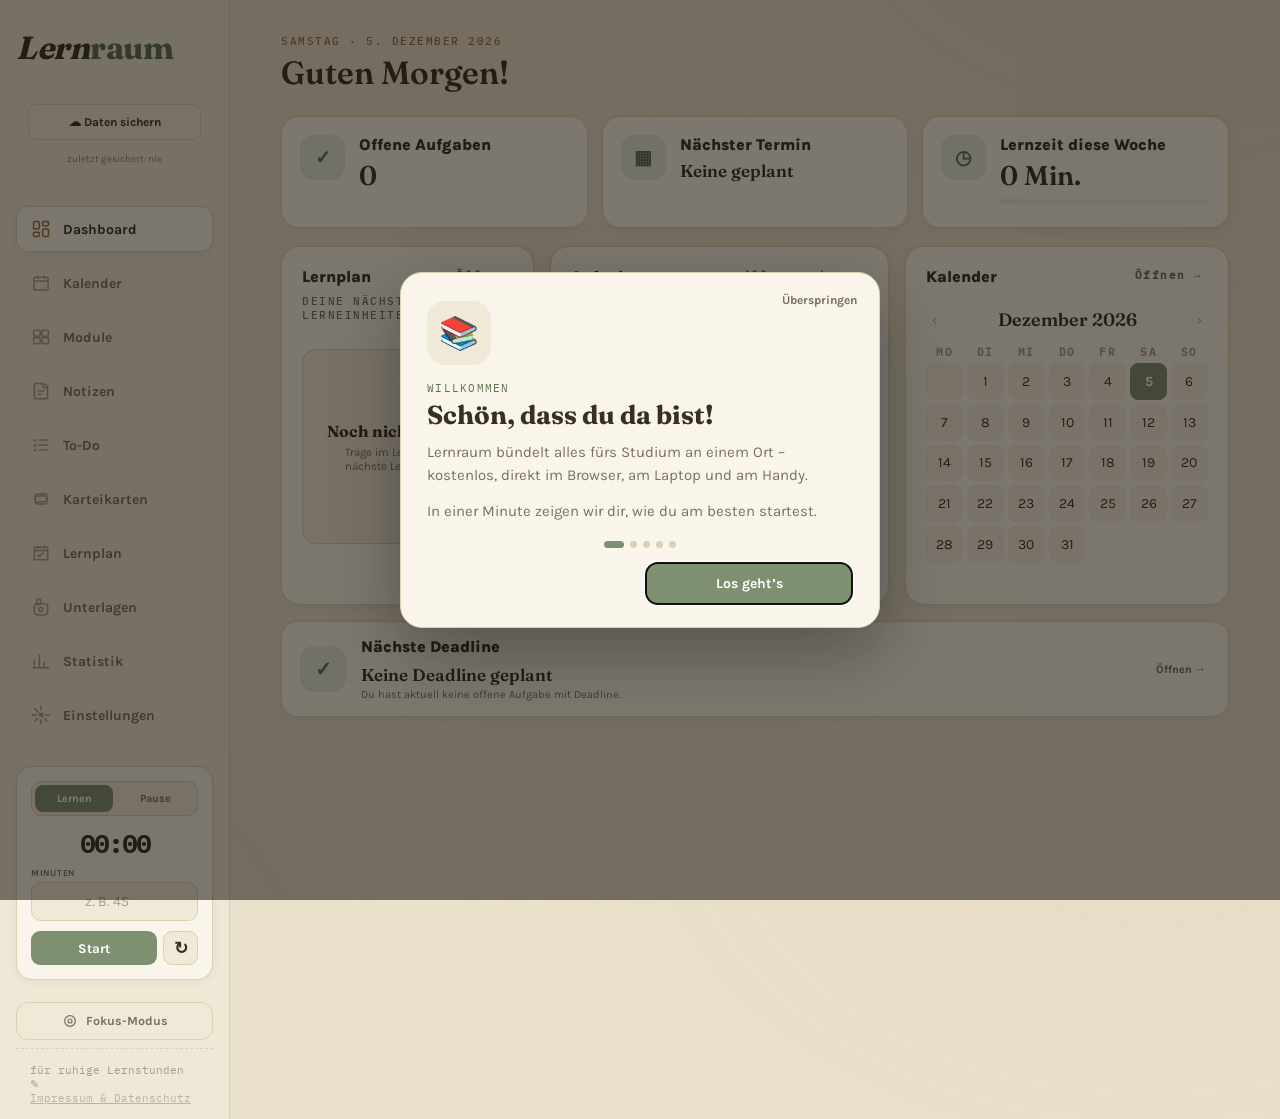
<file: index.html>
<!-- ULTIMATE CACHE BUST 1789375002148255000 -->
<!-- GITHUB PAGES CACHE PURGE 9999999999999999999 -->
<!-- Cache bust 20260914-FORCE-RELOAD -->
<!DOCTYPE html>
<html lang="de">
<head>
<meta charset="utf-8"/>
<meta content="width=device-width, initial-scale=1.0" name="viewport"/>
<title>Lernraum – kostenlose Lern-App für Studium und Schule</title>
<meta name="description" content="Lernraum ist eine kostenlose Lern-App mit Notizen, Kalender, Karteikarten und Lernplänen. Direkt im Browser, auf Laptop und Handy."/>
<meta property="og:type" content="website"/>
<meta property="og:site_name" content="Lernraum"/>
<meta property="og:title" content="Lernraum – kostenlose Lern-App für Studium und Schule"/>
<meta property="og:description" content="Notizen, Kalender, Karteikarten und Lernpläne an einem Ort. Kostenlos, direkt im Browser."/>
<meta property="og:url" content="https://felixkuehsling.github.io/Lernraum/"/>
<meta property="og:image" content="https://felixkuehsling.github.io/Lernraum/assets/og-image.png"/>
<meta property="og:image:width" content="1200"/>
<meta property="og:image:height" content="630"/>
<meta property="og:locale" content="de_AT"/>
<meta name="twitter:card" content="summary_large_image"/>
<link rel="icon" href="favicon.ico" sizes="any"/>
<link rel="icon" type="image/png" sizes="32x32" href="assets/favicon-32.png"/>
<meta content="#7E9070" name="theme-color"/>
<meta content="yes" name="apple-mobile-web-app-capable"/>
<meta content="default" name="apple-mobile-web-app-status-bar-style"/>
<meta content="Lernraum" name="apple-mobile-web-app-title"/>
<link href="manifest.json" rel="manifest"/>
<link href="assets/app-icon-192.png" rel="apple-touch-icon"/>
<link href="assets/fonts/fonts.css" rel="stylesheet"/>
<link href="style.css?v=42" rel="stylesheet"/>
<style id="dashboard-v3-overrides">
/* Dashboard V3 - nur fuer die neue Startseite */
#view-dashboard .dash-new-stats{
  display:grid !important;
  grid-template-columns:repeat(3,minmax(0,1fr)) !important;
  gap:14px !important;
}
#view-dashboard .dash-new-stats .dash-new-stat{
  display:flex !important;
}
#view-dashboard .dash-new-stats .dash-new-stat:nth-child(2){
  display:flex !important;
}
#view-dashboard .dash-new-main-grid{
  display:grid !important;
  grid-template-columns:minmax(230px,.78fr) minmax(300px,1.05fr) minmax(300px,1fr) !important;
  gap:16px !important;
  align-items:stretch !important;
}
#view-dashboard .dash-plan-card{min-width:0 !important;}
#view-dashboard .dash-plan-preview{
  display:flex;
  flex-direction:column;
  gap:9px;
  margin-top:8px;
}
#view-dashboard .dash-plan-empty{
  min-height:195px;
  display:flex;
  flex-direction:column;
  align-items:center;
  justify-content:center;
  text-align:center;
  color:var(--ink-soft);
  background:var(--bg-soft);
  border:1px solid var(--line);
  border-radius:14px;
  padding:22px;
}
#view-dashboard .dash-plan-empty strong{
  color:var(--ink);
  font-family:'Fraunces',serif;
  font-size:16px;
  margin-bottom:4px;
}
#view-dashboard .dash-plan-item{
  display:grid;
  grid-template-columns:52px minmax(0,1fr) auto;
  align-items:center;
  gap:11px;
  padding:12px 13px;
  border:1px solid var(--line);
  border-radius:13px;
  background:var(--bg-soft);
}
#view-dashboard .dash-plan-date{
  text-align:center;
  padding-right:10px;
  border-right:1px solid var(--line);
}
#view-dashboard .dash-plan-date strong{
  display:block;
  font-family:'Fraunces',serif;
  font-size:19px;
  line-height:1;
}
#view-dashboard .dash-plan-date span{
  display:block;
  margin-top:3px;
  color:var(--ink-faint);
  font:9px 'IBM Plex Mono',monospace;
  text-transform:uppercase;
}
#view-dashboard .dash-plan-info{min-width:0;}
#view-dashboard .dash-plan-info strong,
#view-dashboard .dash-plan-info small{
  display:block;
  overflow:hidden;
  text-overflow:ellipsis;
  white-space:nowrap;
}
#view-dashboard .dash-plan-info strong{font-size:12.5px;}
#view-dashboard .dash-plan-info small{margin-top:4px;color:var(--ink-soft);font-size:10.5px;}
#view-dashboard .dash-plan-time{color:var(--sage-dark);font:10px 'IBM Plex Mono',monospace;white-space:nowrap;}
#view-dashboard .dash-deadline-bar{
  width:100% !important;
  display:flex !important;
  align-items:center !important;
  gap:15px !important;
  margin-top:16px !important;
  padding:15px 18px !important;
  background:var(--surface) !important;
  border:1px solid var(--line) !important;
  border-radius:16px !important;
  box-shadow:var(--shadow-sm) !important;
}
#view-dashboard .dash-deadline-icon{
  width:46px;height:46px;flex:0 0 46px;display:grid;place-items:center;
  border-radius:14px;background:var(--sage-tint);color:var(--sage-dark);font-size:20px;font-weight:700;
}
#view-dashboard .dash-deadline-content{flex:1;min-width:0;}
#view-dashboard .dash-deadline-title{
  margin-top:3px;font-family:'Fraunces',serif;font-size:17px;font-weight:600;color:var(--ink);
  overflow:hidden;text-overflow:ellipsis;white-space:nowrap;
}
#view-dashboard .dash-deadline-meta{margin-top:3px;color:var(--ink-soft);font-size:11px;}
#view-dashboard .dash-deadline-open{
  flex:0 0 auto;border:0;background:transparent;color:var(--sage-dark);font-size:11px;font-weight:700;cursor:pointer;padding:8px 4px;
}
#view-dashboard .dash-deadline-bar.urgent{border-color:rgba(166,95,73,.35) !important;}
#view-dashboard .dash-deadline-bar.urgent .dash-deadline-icon{background:var(--rust-tint);color:var(--rust);}
#view-dashboard .dash-cal-extra-dots{
  position:absolute;left:50%;bottom:3px;transform:translateX(-50%);display:flex;gap:2px;pointer-events:none;
}
#view-dashboard .dash-cal-extra-dot{width:4px;height:4px;border-radius:50%;display:block;}
#view-dashboard .dash-cal-extra-dot.task{background:var(--sage-dark);}
#view-dashboard .dash-cal-extra-dot.plan{background:var(--dusk);}
#view-dashboard .mini-cal-day.today .dash-cal-extra-dot{background:#fff;}
#view-dashboard .dash-new-bottom-grid{display:none !important;}
@media(max-width:1150px){
  #view-dashboard .dash-new-stats{grid-template-columns:repeat(3,minmax(0,1fr)) !important;}
  #view-dashboard .dash-new-main-grid{grid-template-columns:1fr 1fr !important;}
  #view-dashboard .dash-calendar-card{grid-column:1/-1 !important;}
}
@media(max-width:760px){
  #view-dashboard .dash-new-stats,#view-dashboard .dash-new-main-grid{grid-template-columns:1fr !important;}
  #view-dashboard .dash-calendar-card{grid-column:auto !important;}
  #view-dashboard .dash-deadline-bar{align-items:flex-start !important;flex-wrap:wrap !important;}
  #view-dashboard .dash-deadline-open{width:100%;padding-left:61px;text-align:left;}
  #view-dashboard .dash-plan-item{grid-template-columns:46px minmax(0,1fr);}
  #view-dashboard .dash-plan-time{grid-column:2;}
}
/* ============================================================
   DASHBOARD – EINHEITLICHE ÜBERSCHRIFTEN
   Alle Kartenüberschriften wie "Offene Aufgaben"
============================================================ */
#view-dashboard .dash-stat-title,
#view-dashboard .dash-section-title,
#view-dashboard .dash-deadline-content > .eyebrow {
  font-family:'Karla', sans-serif !important;
  font-size:12px !important;
  font-weight:700 !important;
  line-height:1.25 !important;
  letter-spacing:0 !important;
  text-transform:none !important;
  color:var(--ink) !important;
}
#view-dashboard .dash-section-title,
#view-dashboard .dash-deadline-content > .eyebrow {
  margin:0 !important;
}
#view-dashboard .dash-card-header {
  align-items:flex-start !important;
}
</style>
<style id="calendar-events-fix">.lr-cal-day{overflow:visible!important;}.lr-cal-events{overflow:visible!important;}</style>
<style id="dashboard-heading-final-fix">
/* FINAL: alle Dashboard-Kartenüberschriften exakt gleich */
#view-dashboard .dash-card-title{
  font-family:'Karla', sans-serif !important;
  font-size:16px !important;
  font-weight:800 !important;
  line-height:1.25 !important;
  letter-spacing:0 !important;
  text-transform:none !important;
  color:var(--ink) !important;
  margin:0 0 7px 0 !important;
}
#view-dashboard .dash-new-stat{
  align-items:flex-start !important;
}
#view-dashboard .dash-stat-content{
  display:flex !important;
  flex-direction:column !important;
  align-items:flex-start !important;
  justify-content:flex-start !important;
  min-width:0 !important;
}
#view-dashboard .dash-stat-number{
  margin:0 !important;
}
#view-dashboard .dash-stat-progress{
  margin-top:9px !important;
}
#view-dashboard .dash-card-header{
  align-items:flex-start !important;
}
/* "Meine Aufgaben" bleibt alleine, ohne zweite Heute-Registerkarte */
#view-dashboard .dash-task-tabs{
  gap:0 !important;
}
</style>
</head>
     <script data-goatcounter="https://lernraum.goatcounter.com/count"
           async src="//gc.zgo.at/count.js"></script>
<body>
<div class="app">
<!-- ======================================================
         SIDEBAR
 ======================================================= -->
<div class="sidebar">
<div class="brand">
      Lern<span>raum</span>
</div>
<button id="lernraum-sync-button" class="sync-button" onclick="openSyncDialog()" type="button" style="width:calc(100% - 24px); margin:12px 12px 0 12px; padding:10px 0; border:1px solid var(--line); border-radius:8px; background:var(--bg-soft); color:var(--ink); font-family:inherit; font-size:12px; font-weight:700; cursor:pointer;">☁ Daten sichern</button>
<div id="lernraum-sync-status" style="margin:5px 12px 0 12px; text-align:center; font-family:inherit; font-size:10px; line-height:1.3; color:var(--ink); opacity:.55;">zuletzt gesichert: nie</div>
<button class="pwa-install-btn" hidden="" id="pwa-install-btn" onclick="installLernraumApp()" type="button">
<span aria-hidden="true">↧</span>
<span>App installieren</span>
</button>
<div style="padding:12px 0;"></div>
<div class="nav-item active" data-view="dashboard">
<svg class="ico" fill="none" stroke="currentColor" stroke-width="1.8" viewbox="0 0 24 24">
<rect height="9" rx="1.5" width="7" x="3" y="3"></rect>
<rect height="5" rx="1.5" width="7" x="14" y="3"></rect>
<rect height="9" rx="1.5" width="7" x="14" y="12"></rect>
<rect height="5" rx="1.5" width="7" x="3" y="16"></rect>
</svg>
       Dashboard
   </div>
<div class="nav-item" data-view="calendar">
<svg class="ico" fill="none" stroke="currentColor" stroke-width="1.8" viewbox="0 0 24 24">
<rect height="15.5" rx="2" width="17" x="3.5" y="5"></rect>
<path d="M3.5 9.5h17M8 3v4M16 3v4"></path>
</svg>
    Kalender
   </div>
<div class="nav-item" data-view="modules">
<svg class="ico" fill="none" stroke="currentColor" stroke-width="1.8" viewbox="0 0 24 24">
<rect height="7" rx="1.5" width="8" x="3" y="4"></rect>
<rect height="7" rx="1.5" width="8" x="13" y="4"></rect>
<rect height="7" rx="1.5" width="8" x="3" y="13"></rect>
<rect height="7" rx="1.5" width="8" x="13" y="13"></rect>
</svg>
    Module
   </div>
<div class="nav-item" data-view="notes">
<svg class="ico" fill="none" stroke="currentColor" stroke-width="1.8" viewbox="0 0 24 24">
<path d="M4 19.5V4.8a1.8 1.8 0 0 1 1.8-1.8h9.4L20 6.8V19.5a1.8 1.8 0 0 1-1.8 1.8H5.8A1.8 1.8 0 0 1 4 19.5Z"></path>
<path d="M14.5 3v3.2A1.8 1.8 0 0 0 16.3 8H20"></path>
<path d="M8 12h8M8 16h5"></path>
</svg>
    Notizen
   </div>
<div class="nav-item" data-view="todo">
<svg class="ico" fill="none" stroke="currentColor" stroke-width="1.8" viewbox="0 0 24 24">
<path d="M9 6h11M9 12h11M9 18h11"></path>
<path d="m3.5 6 1 1 2-2M3.5 12l1 1 2-2M3.5 18l1 1 2-2"></path>
</svg>
    To-Do
   </div>
<div class="nav-item" data-view="cards">
<svg class="ico" fill="none" stroke="currentColor" stroke-width="1.8" viewbox="0 0 24 24">
<rect height="9.5" rx="2" transform="rotate(-4 12 10)" width="14" x="5" y="6"></rect>
<rect height="9.5" rx="2" width="14" x="5" y="8.5"></rect>
</svg>
    Karteikarten
   </div>
<div class="nav-item" data-view="planner">
<svg class="ico" fill="none" stroke="currentColor" stroke-width="1.8" viewbox="0 0 24 24">
<path d="M4 5h16v15H4zM8 3v4M16 3v4M4 9h16"></path>
<path d="m8 14 2 2 5-5"></path>
</svg>
       Lernplan
   </div>
<div class="nav-item" data-view="docs">
<svg class="ico" fill="none" stroke="currentColor" stroke-width="1.8" viewbox="0 0 24 24">
<rect height="6.5" rx="1" width="4.5" x="7" y="2.5"></rect>
<rect height="13.5" rx="3.5" width="16" x="4" y="8"></rect>
<circle cx="12" cy="15" r="2.3"></circle>
<path d="M12 12.7v-1.2"></path>
</svg>
       Unterlagen
   </div>
<div class="nav-item" data-view="stats">
<svg class="ico" fill="none" stroke="currentColor" stroke-width="1.8" viewbox="0 0 24 24">
<path d="M4 20V10M10 20V4M16 20v-7M22 20H2"></path>
</svg>
       Statistik
   </div>
<div class="nav-item" data-view="settings">
<svg class="ico" fill="none" stroke="currentColor" stroke-width="1.8" viewbox="0 0 24 24">
<circle cx="12" cy="12" r="1.5"></circle>
<path d="M12 1v6m0 10v6M4.22 4.22l4.24 4.24m2.12 2.12l4.24 4.24M1 12h6m10 0h6M4.22 19.78l4.24-4.24m2.12-2.12l4.24-4.24M19.78 19.78l-4.24-4.24m-2.12-2.12l-4.24-4.24"></path>
</svg>
       Einstellungen
   </div>
<div class="lernuhr-widget" id="lernuhr-widget">
<div class="lernuhr-label">Lernuhr</div>
</div>
<div class="sidebar-foot">
        für ruhige Lernstunden ✎<br>
<a href="rechtliches.html" style="color:inherit; font-size:11px; opacity:.7;">Impressum &amp; Datenschutz</a>
  </div>
</div>
<!-- ======================================================
       HAUPTBEREICH
======================================================= -->
<div class="main">
<!-- ====================================================
          DASHBOARD
  ===================================================== -->
<div class="view active" id="view-dashboard">
  <div class="dash-new-head">
    <div class="eyebrow" id="dash-date"></div>
    <h1 class="view-title" id="dash-greeting">Guten Tag!</h1>
  </div>
  <div class="dash-new-stats">
    <div class="dash-new-stat">
      <div class="dash-stat-icon">&#10003;</div>
      <div class="dash-stat-content">
        <div class="dash-card-title">Offene Aufgaben</div>
        <div class="dash-stat-number" id="stat-todos">0</div>
      </div>
    </div>
    <div class="dash-new-stat">
      <div class="dash-stat-icon">&#9638;</div>
      <div class="dash-stat-content">
        <div class="dash-card-title">N&auml;chster Termin</div>
        <div class="dash-stat-number dash-stat-next" id="stat-next">-</div>
      </div>
    </div>
    <div class="dash-new-stat">
      <div class="dash-stat-icon sage">&#9719;</div>
      <div class="dash-stat-content" style="width:100%;">
        <div class="dash-card-title">Lernzeit diese Woche</div>
        <div class="dash-stat-number" id="dash-week-learning">0 Min.</div>
        <div class="dash-stat-progress">
          <div id="dash-stat-progress-fill" style="width:0%"></div>
        </div>
      </div>
    </div>
  </div>
  <div class="dash-new-main-grid">
    <div class="dash-new-card dash-plan-card">
      <div class="dash-card-header">
        <div>
          <div class="dash-card-title">Lernplan</div>
          <div class="dash-section-date">Deine n&auml;chsten Lerneinheiten</div>
        </div>
        <button class="link-btn" onclick="goToView('planner')">&Ouml;ffnen &rarr;</button>
      </div>
      <div class="dash-plan-preview" id="dash-plan-preview">
        <div class="dash-plan-empty">
          <strong>Noch nichts geplant</strong>
          <span>Trage im Lernplan deine n&auml;chste Lerneinheit ein.</span>
        </div>
      </div>
    </div>
    <div class="dash-new-card">
      <div class="dash-card-header">
        <div class="dash-card-title">Aufgaben</div>
        <button class="link-btn" onclick="goToView('todo')">Alle ansehen &rarr;</button>
      </div>
      <div class="dash-task-tabs">
        <span class="active">Meine Aufgaben</span>
      </div>
      <ul class="mini-list dash-task-list" id="dash-todo-preview"></ul>
      <div class="dash-inline-add">
        <input type="text" id="dash-quick-todo" placeholder="Neue Aufgabe..." onkeydown="if(event.key==='Enter') quickAddTodo()">
        <button onclick="quickAddTodo()" title="Aufgabe hinzuf&uuml;gen">+</button>
      </div>
    </div>
    <div class="dash-new-card dash-calendar-card">
      <div class="dash-card-header">
        <div class="dash-card-title">Kalender</div>
        <button class="link-btn" onclick="goToView('calendar')">&Ouml;ffnen &rarr;</button>
      </div>
      <div class="mini-cal-nav">
        <button class="icon-btn" onclick="dashCalShift(-1)" aria-label="Vorheriger Monat">&lsaquo;</button>
        <h3 id="dash-cal-label"></h3>
        <button class="icon-btn" onclick="dashCalShift(1)" aria-label="N&auml;chster Monat">&rsaquo;</button>
      </div>
      <div class="mini-cal-grid" id="dash-cal-dow-row"></div>
      <div class="mini-cal-grid" id="dash-cal-grid"></div>
    </div>
  </div>
  <div class="dash-deadline-bar" id="dash-deadline-bar">
    <div class="dash-deadline-icon">&#10003;</div>
    <div class="dash-deadline-content">
      <div class="dash-card-title">N&auml;chste Deadline</div>
      <div class="dash-deadline-title" id="dash-deadline-title">Keine Deadline geplant</div>
      <div class="dash-deadline-meta" id="dash-deadline-meta"></div>
    </div>
    <button class="dash-deadline-open" onclick="goToView('todo')">&Ouml;ffnen &rarr;</button>
  </div>
  <!-- Kompatibilitaet fuer bestehende app.js: diese alten Dashboard-Ziele bleiben unsichtbar vorhanden. -->
  <div hidden aria-hidden="true">
    <span id="stat-notes">0</span>
    <span id="dash-today-label"></span>
    <ul id="dash-upcoming"></ul>
    <div id="dash-today-tasks">
    <span id="dash-todos-today"></span>
    <span id="dash-next-detail"></span>
    <span id="dash-task-today-count"></span>
  </div>
    <span id="dash-progress-time"></span>
    <span id="dash-progress-message"></span>
    <div id="dash-progress-line-fill"></div>
    <div id="dash-due-cards"></div>
    <div id="dash-week-bars"></div>
  </div>
</div>
<!-- ====================================================
       NOTIZEN
===================================================== -->
<div class="view" id="view-notes">
<div class="view-head">
<div>
<div class="eyebrow">
             Notizbereich
         </div>
<h1 class="view-title">
             Notizen
         </h1>
</div>
<button class="btn" onclick="createNote()">
        + Neue Notiz
    </button>
</div>
<div id="note-folder-chips" style="margin-bottom:12px;padding:0 12px;"></div>
<div class="notes-layout">
<div>
<div class="note-list-tools">
<input id="note-search" oninput="renderNotesList()" placeholder="Notizen durchsuchen…" type="text"/>
<select id="note-sort" onchange="renderNotesList()">
<option value="updated">
               Zuletzt bearbeitet
             </option>
<option value="title">
               Titel
             </option>
<option value="favorite">
               Favoriten zuerst
             </option>
</select>
<button class="btn ghost small" id="trash-toggle" onclick="toggleTrashView()">
             Papierkorb
         </button>
</div>
<div class="notes-list" id="notes-list"></div>
</div>
<div class="card note-editor" id="note-editor-wrap"></div>
</div>
</div>
<!-- ====================================================
       KALENDER
       calendar-redesign-v3.js ersetzt diesen Inhalt komplett.
       Fallback bewusst nur Monat + Woche.
===================================================== -->
<div class="view" id="view-calendar">
<div class="view-head">
<div class="eyebrow">
             Termine &amp; Fristen
         </div>
<h1 class="view-title">
             Kalender
         </h1>
</div>
<div class="cal-layout">
<div class="card">
<div class="cal-nav">
<button class="icon-btn" onclick="calShift(-1)">
                 ←
             </button>
<h3 id="cal-label"></h3>
<button class="icon-btn" onclick="calShift(1)">
      →
  </button>
<div class="cal-view-switch">
<button class="cal-view-btn active" data-view="month" onclick="setCalViewMode('month')">
          Monat
      </button>
<button class="cal-view-btn" data-view="week" onclick="setCalViewMode('week')">
          Woche
      </button>
</div>
</div>
<div id="cal-month-wrap">
<div class="cal-grid" id="cal-dow-row"></div>
<div class="cal-grid" id="cal-grid"></div>
</div>
<div id="cal-week-wrap" style="display:none; overflow-x:auto;"></div>
<div id="cal-day-wrap" style="display:none;"></div>
</div>
<div class="card day-panel">
<h4 id="day-panel-title">
    Eintrag
  </h4>
<div class="event-form">
<input id="event-date" type="date"/>
<input autocomplete="off" id="event-time-simple" inputmode="numeric" placeholder="z. B. 14:30" type="text"/>
<input id="event-title" placeholder="Titel des Termins" type="text"/>
<select id="event-module">
<option value="">Kein Modul</option>
</select>
<select id="event-recur">
<option value="none">
      Keine Wiederholung
    </option>
</select>
<button class="btn small" onclick="addEvent()">
    Hinzufügen
             </button>
</div>
<div id="day-events"></div>
<div class="upcoming-title">
             Demnächst
         </div>
<div id="upcoming-events"></div>
</div>
</div>
</div>
<!-- ====================================================
       EINSTELLUNGEN
===================================================== -->
<style>
.settings-toggle {
  position: relative;
  display: inline-flex;
  width: 50px;
  height: 28px;
  background: var(--line);
  border-radius: 14px;
  cursor: pointer;
  transition: background 0.3s ease;
  border: none;
  padding: 0;
}
.settings-toggle.active {
  background: var(--sage);
}
.settings-toggle::after {
  content: '';
  position: absolute;
  width: 24px;
  height: 24px;
  background: white;
  border-radius: 50%;
  top: 2px;
  left: 2px;
  transition: left 0.3s ease;
}
.settings-toggle.active::after {
  left: 24px;
}
</style>

<div class="view" id="view-settings">
<div class="view-head">
<div>
<div class="eyebrow">EINSTELLUNGEN</div>
<h1 class="view-title">Konfiguration</h1>
</div>
</div>

<!-- BENACHRICHTIGUNGEN -->
<div class="card">
<div style="display:flex; align-items:flex-start; justify-content:space-between; margin-bottom:20px; padding-bottom:20px; border-bottom:1px solid var(--line);">
<div style="flex:1;">
<h3 style="margin:0 0 4px 0; font-size:15px; font-weight:600;">Benachrichtigungen</h3>
<p style="margin:0; font-size:12px; color:var(--text-secondary);">Erinnerungen für Ereignisse</p>
</div>
<button class="settings-toggle" id="notif-toggle" onclick="toggleNotifications()" style="margin-left:12px; margin-top:2px;"></button>
</div>
<div id="notif-settings" style="display:none; margin-top:15px; padding-top:15px; border-top:1px solid var(--line);">
<div style="margin-bottom:14px;">
<label style="display:block; margin-bottom:8px; font-size:12px; font-weight:600; color:var(--text-secondary);">Kalender-Einträge</label>
<select id="cal-time" style="padding:10px 12px; border-radius:6px; border:1px solid var(--line); width:100%; font-size:13px; background:var(--bg-soft); color:var(--text);">
<option value="week">1 Woche vorher</option>
<option value="3days">3 Tage vorher</option>
<option value="day" selected>1 Tag vorher</option>
<option value="hour">1 Stunde vorher</option>
</select>
</div>
<div style="margin-bottom:14px;">
<label style="display:block; margin-bottom:8px; font-size:12px; font-weight:600; color:var(--text-secondary);">Abgabetermine</label>
<select id="deadline-time" style="padding:10px 12px; border-radius:6px; border:1px solid var(--line); width:100%; font-size:13px; background:var(--bg-soft); color:var(--text);">
<option value="week">1 Woche vorher</option>
<option value="3days" selected>3 Tage vorher</option>
<option value="day">1 Tag vorher</option>
<option value="hour">1 Stunde vorher</option>
</select>
</div>
<button class="btn" onclick="saveNotificationSettings()" style="width:100%; font-size:12px;">Speichern</button>
</div>
</div>

<!-- DESIGN -->
<div class="card" style="margin-top:12px;">
<div style="display:flex; align-items:flex-start; justify-content:space-between;">
<div style="flex:1;">
<h3 style="margin:0 0 4px 0; font-size:15px; font-weight:600;">Erscheinungsbild</h3>
<p style="margin:0; font-size:12px; color:var(--text-secondary);">Dunkel-Modus</p>
</div>
<button class="settings-toggle" id="theme-toggle-settings" onclick="toggleTheme()" style="margin-left:12px; margin-top:2px;"></button>
</div>
</div>

<!-- EINFÜHRUNG -->
<div class="card" style="margin-top:12px;">
<div style="display:flex; align-items:center; justify-content:space-between; gap:12px;">
<div style="flex:1;">
<h3 style="margin:0 0 4px 0; font-size:15px; font-weight:600;">Einführung</h3>
<p style="margin:0; font-size:12px; color:var(--text-secondary);">Kurzer Rundgang durch alle Funktionen</p>
</div>
<button class="btn" onclick="openLernraumTour()" style="font-size:12px; white-space:nowrap;">▶ Ansehen</button>
</div>
</div>

<!-- KONTO & SYNC -->
<div class="card" style="margin-top:12px;">
<h3 style="margin:0 0 8px 0; font-size:15px; font-weight:600;">Synchronisierung</h3>
<p style="margin:0 0 14px 0; font-size:12px; color:var(--text-secondary);">Deine Daten sicher speichern</p>
<div id="sync-status-settings" style="padding:12px; background:var(--bg-soft); border-radius:6px; font-size:12px; margin-bottom:12px;">
<span id="sync-status-text" style="color:var(--text-secondary);">Nicht verbunden</span>
</div>
<div id="sync-actions-settings" style="display:flex; flex-direction:column; gap:8px;">
<button class="btn" onclick="initiateSyncLogin()" style="width:100%; font-size:12px;">Anmelden</button>
<button class="btn ghost" onclick="openSyncPanel()" style="width:100%; font-size:12px;">Einstellungen</button>
</div>
<div id="sync-logout-section" style="display:none; margin-top:10px; flex-direction:column; gap:8px;">
<button class="btn" onclick="openSyncPanel()" style="width:100%; font-size:12px;">Synchronisieren</button>
<button class="btn ghost" onclick="initiateSyncLogout()" style="width:100%; font-size:12px; color:var(--error);">Abmelden</button>
</div>
</div>

<!-- BACKUP -->
<div class="card" style="margin-top:12px;">
<h3 style="margin:0 0 4px 0; font-size:15px; font-weight:600;">Backup</h3>
<p style="margin:0 0 14px 0; font-size:12px; color:var(--text-secondary);">Alle Daten inkl. Unterlagen als Datei sichern oder ein Backup wieder laden</p>
<div style="display:flex; gap:8px; flex-wrap:wrap;">
<button class="btn" id="lr-export-btn" onclick="exportLernraumData()" style="flex:1; min-width:150px; font-size:12px;">↓ Backup herunterladen</button>
<button class="btn ghost" onclick="importLernraumData()" style="flex:1; min-width:150px; font-size:12px;">↑ Backup laden</button>
</div>
</div>

<!-- KONTO LÖSCHEN -->
<div class="card" style="margin-top:12px;">
<div style="display:flex; align-items:center; justify-content:space-between; gap:12px; flex-wrap:wrap;">
<div style="flex:1; min-width:180px;">
<h3 style="margin:0 0 4px 0; font-size:15px; font-weight:600;">Konto löschen</h3>
<p id="lr-delete-hint" style="margin:0; font-size:12px; color:var(--text-secondary);">Löscht dein Konto und alle Daten in der Cloud.</p>
</div>
<button class="btn ghost" onclick="openDeleteAccountDialog()" style="font-size:12px; color:var(--error); border-color:var(--error); white-space:nowrap;">Konto löschen</button>
</div>
</div>
   <p style="margin-top:20px; text-align:center; font-size:11px; opacity:.6;">
<a href="rechtliches.html" style="color:inherit;">Impressum &amp; Datenschutz</a>
   </p>
</div>
<!-- ====================================================
       TO-DO
===================================================== -->
<div class="view" id="view-todo">
<div class="view-head">
<div>
<div class="eyebrow">
             Aufgaben · Fristen · Projekte
         </div>
<h1 class="view-title">
             Aufgaben
         </h1>
</div>
<button class="btn" onclick="workspaceNewTask()">
      + Neue Aufgabe
  </button>
</div>
<div class="workspace-bar">
<div class="workspace-tabs" id="task-range-tabs">
<button class="workspace-tab active" data-range="week" onclick="workspaceSetRange('week')">
          Diese Woche
      </button>
<button class="workspace-tab" data-range="month" onclick="workspaceSetRange('month')">
          Diesen Monat
      </button>
<button class="workspace-tab" data-range="all" onclick="workspaceSetRange('all')">
          Alle Aufgaben
      </button>
<button class="workspace-tab" data-range="deadlines" onclick="workspaceSetRange('deadlines')">
          Fristen &amp; Abgaben
  </button>
</div>
<div class="workspace-tools">
<select class="workspace-filter" id="task-module-filter" onchange="workspaceTaskFilterChanged()"></select>
<select class="workspace-filter" id="task-status-filter" onchange="workspaceTaskFilterChanged()">
<option value="all">
       Alle Status
      </option>
<option value="idee">
       Idee
      </option>
<option value="geplant">
       Geplant
      </option>
<option value="bearbeitung">
       In Bearbeitung
      </option>
<option value="erledigt">
       Erledigt
      </option>
</select>
<select class="workspace-filter" id="task-sort" onchange="workspaceTaskFilterChanged()">
<option value="deadline">
             Deadline ↑
           </option>
<option value="progress">
             Fortschritt ↓
           </option>
<option value="title">
             Titel A–Z
           </option>
<option value="module">
             Modul A–Z
           </option>
</select>
<button class="view-kind-btn active" data-display="table" onclick="workspaceSetDisplay('table')">
           ☷ Tabelle
       </button>
<button class="view-kind-btn" data-display="board" onclick="workspaceSetDisplay('board')">
           ▦ Board
       </button>
</div>
</div>
<p class="range-note" id="task-range-note"></p>
<div id="workspace-task-content"></div>
</div>
<!-- ====================================================
          MODULE
===================================================== -->
<div class="view" id="view-modules">
<div class="view-head">
<div>
<div class="eyebrow">
             Fächer &amp; Semester
           </div>
<h1 class="view-title">
             Module
           </h1>
</div>
<button class="btn" onclick="workspaceNewModule()">
           + Neues Modul
      </button>
</div>
<div class="workspace-bar">
<div class="workspace-tabs">
<button class="workspace-tab active">
             Module dieses Semester
           </button>
</div>
<div class="workspace-tools">
<span class="range-note" id="module-summary" style="margin:0;"></span>
</div>
</div>
<div class="module-grid" id="module-grid"></div>
</div>
<!-- ====================================================
       KARTEIKARTEN
===================================================== -->
<div class="view" id="view-cards">
<div class="view-head">
<div>
<div class="eyebrow">
             Karteikarten
        </div>
<h1 class="view-title">
          Erstellen &amp; Üben
        </h1>
</div>
</div>
<div class="fc-mode-switch">
<button class="fc-mode-btn-item" data-mode="manage" onclick="setFcMode('manage')">
        Erstellen
    </button>
<button class="fc-mode-btn-item" data-mode="study" onclick="setFcMode('study')">
        Übungsmodus
    </button>
<button class="fc-mode-btn-item" data-mode="game" onclick="setFcMode('game')">
        Spielemodus
    </button>
</div>
<div class="card" id="fc-manage-wrap">
<div class="fc-create-form">
<input id="fc-new-front" placeholder="Begriff" type="text"/>
<input id="fc-new-back" placeholder="Bedeutung" type="text"/>
<div id="fc-module-filter" style="margin-bottom:0;padding:0;"></div>
<button class="btn" onclick="saveNewCard()">
      Speichern
  </button>
</div>
<div class="fc-tools-row">
<button class="btn ghost small" onclick="exportCardsCsv()">
      CSV exportieren
  </button>
<label class="btn ghost small" for="card-csv-input">
        CSV importieren
    </label>
<input accept=".csv,text/csv" hidden="" id="card-csv-input" onchange="importCardsCsv(event)" type="file"/>
</div>
<div class="fc-manage-list" id="fc-manage-list"></div>
</div>
<div class="card" id="fc-study-wrap" style="display:none;">
<div class="study-wrap" id="study-content"></div>
</div>
<div class="card" id="fc-game-wrap" style="display:none;">
<div class="study-wrap" id="game-content"></div>
</div>
</div>
<!-- ====================================================
       STATISTIK
===================================================== -->
<div class="view" id="view-stats">
<div class="view-head">
<div>
<div class="eyebrow">
             Dein Fortschritt
           </div>
<h1 class="view-title">
             Lernstatistik
           </h1>
</div>
<button class="btn ghost small" onclick="resetLearningHistory()">
           Verlauf zurücksetzen
      </button>
</div>
<div class="stat-grid" id="learning-stat-grid"></div>
<div class="dash-grid">
<div class="card">
<div class="eyebrow">
             Lernzeit · letzte 7 Tage
           </div>
<div class="large-week-chart" id="stats-week-chart"></div>
</div>
<div class="card">
<div class="eyebrow">
             Nach Fach
           </div>
<div id="stats-subjects"></div>
</div>
</div>
</div>
<!-- ====================================================
         LERNPLAN
===================================================== -->
<div class="view" id="view-planner">
<div class="view-head">
<div>
<div class="eyebrow">Dein persönlicher Lernplan</div>
<h1 class="view-title">Lernplan</h1>
<div class="view-sub">Lege selbst fest, was du an welchem Tag lernen möchtest.</div>
</div>
</div>
<div class="planner-layout planner-manual-layout">
<div class="card planner-entry-card">
<div class="eyebrow">Lerneinheit eintragen</div>
<div class="planner-form planner-manual-form">
<label>
<span>Datum</span>
<input id="plan-date" type="date"/>
</label>
<label>
<span>Was möchtest du lernen?</span>
<input id="plan-title" placeholder="z. B. BWL Kapitel 3" type="text"/>
</label>
<label>
<span>Details</span>
<textarea id="plan-details" placeholder="z. B. Seiten 40–55 lesen und Zusammenfassung schreiben" rows="4"></textarea>
</label>
<label>
<span>Dauer (optional)</span>
<input id="plan-duration" min="5" placeholder="z. B. 60" step="5" type="number"/>
</label>
<label>
<span>Modul</span>
<select id="plan-module" style="width:100%;padding:8px 12px;border:1px solid var(--line);border-radius:8px;background:var(--bg-soft);color:var(--ink);font-family:inherit;cursor:pointer;"></select>
</label>
<div class="planner-form-actions">
<button class="btn" id="plan-save-btn" onclick="createStudyPlan()" type="button">+ Eintragen</button>
<button class="btn ghost" hidden="" id="plan-cancel-edit" onclick="cancelStudyPlanEdit()" type="button">Abbrechen</button>
</div>
</div>
</div>
<div class="card planner-list-card">
<div class="card-head-row planner-list-head">
<div>
<div class="eyebrow">Dein Plan</div>
<div class="planner-list-sub" id="plan-module-filter" style="display:inline;"></div>
</div>
<button class="link-btn" onclick="addPlanTasksToTodos()" type="button">Offene Einträge zu To-Do →</button>
</div>
<div id="study-plan-list"></div>
</div>
</div>
</div>
<!-- ====================================================
       UNTERLAGEN
===================================================== -->
<div class="view" id="view-docs">
<div class="view-head">
<div>
<div class="eyebrow">
             Dateien &amp; Material
        </div>
<h1 class="view-title">
             Unterlagen
        </h1>
</div>
</div>
<div class="card">
<div class="doc-upload-row">
<div class="folder-row" id="doc-folder-chips" style="margin-bottom:0;"></div>
<label class="btn small" for="doc-file-input" style="cursor:pointer;">
             + Datei hochladen
        </label>
<input id="doc-file-input" onchange="handleDocUpload(event)" style="display:none;" type="file"/>
<span style="font-size:11.5px; color:var(--ink-faint);">
                bis 50 MB pro Datei
           </span>
</div>
<div class="folder-add" style="justify-content:center;">
<input id="doc-folder-input" placeholder="Neue Kategorie…" type="text"/>
<button class="btn ghost small" onclick="addDocFolder()">
                + Kategorie
           </button>
</div>
<div class="storage-meter" id="storage-meter"></div>
<div id="doc-list"></div>
</div>
</div>
</div>
</div>
<!-- ========================================================
       MODAL
========================================================= -->
<div class="modal-backdrop" hidden="" id="modal-backdrop" onclick="closeModalFromBackdrop(event)">
<div aria-modal="true" class="modal" id="app-modal" role="dialog"></div>
</div>
<!-- ========================================================
       TOAST
========================================================= -->
<div class="toast-wrap" id="toast-wrap"></div>
<!-- ========================================================
       SCRIPTS
========================================================= -->
<script src="vendor/supabase-2.117.2.js"></script>
<script src="app-v1.js?v=17" defer></script>
<script src="calendar-redesign-v3.js?v=1005" defer></script>
<script src="calendar-series.js?v=1" defer></script>
<script src="docs-sync.js?v=3" defer></script>
<script src="sync.js?v=306"></script>
<script src="settings-panel.js?v=303"></script>
<script src="onboarding.js?v=1" defer></script>
<script src="account-tools.js?v=1" defer></script>
<script id="dashboard-v3-script">
(function(){
  'use strict';
  function esc(value){
    const d=document.createElement('div');
    d.textContent=value == null ? '' : String(value);
    return d.innerHTML;
  }
  function dateObj(value){
    if(!value) return null;
    const d = /^\d{4}-\d{2}-\d{2}$/.test(String(value))
      ? new Date(String(value)+'T00:00:00')
      : new Date(value);
    return isNaN(d) ? null : d;
  }
  function dateKey(value){
    const d=dateObj(value); if(!d) return '';
    return d.getFullYear()+'-'+String(d.getMonth()+1).padStart(2,'0')+'-'+String(d.getDate()).padStart(2,'0');
  }
  function todayStart(){ const d=new Date(); d.setHours(0,0,0,0); return d; }
  function getPlans(){
    if(typeof studyPlans !== 'undefined' && Array.isArray(studyPlans)) return studyPlans;
    try{
      const raw=localStorage.getItem('lernraum_study_plans');
      const parsed=raw ? JSON.parse(raw) : [];
      return Array.isArray(parsed) ? parsed : [];
    }catch(e){ return []; }
  }
  function renderPlanPreview(){
    const wrap=document.getElementById('dash-plan-preview');
    if(!wrap) return;
    const today=todayStart();
    const plans=getPlans()
      .filter(p=>p && !p.done && dateObj(p.date))
      .filter(p=>{ const d=dateObj(p.date); d.setHours(0,0,0,0); return d>=today; })
      .sort((a,b)=>String(a.date).localeCompare(String(b.date)))
      .slice(0,3);
    if(!plans.length){
      wrap.innerHTML='<div class="dash-plan-empty"><strong>Noch nichts geplant</strong><span>Trage im Lernplan deine n&auml;chste Lerneinheit ein.</span></div>';
      return;
    }
    wrap.innerHTML=plans.map(p=>{
      const d=dateObj(p.date);
      const wd=d.toLocaleDateString('de-DE',{weekday:'short'}).replace('.','');
      const detail=p.details || (p.duration ? 'ca. '+p.duration+' Min.' : d.toLocaleDateString('de-DE',{day:'2-digit',month:'2-digit'}));
      return '<div class="dash-plan-item">'+
        '<div class="dash-plan-date"><strong>'+d.getDate()+'</strong><span>'+esc(wd)+'</span></div>'+
        '<div class="dash-plan-info"><strong>'+esc(p.title || 'Lerneinheit')+'</strong><small>'+esc(detail)+'</small></div>'+
        (p.time ? '<div class="dash-plan-time">'+esc(p.time)+'</div>' : '')+
      '</div>';
    }).join('');
  }
  function renderDeadline(){
    const bar=document.getElementById('dash-deadline-bar');
    const title=document.getElementById('dash-deadline-title');
    const meta=document.getElementById('dash-deadline-meta');
    if(!bar || !title || !meta) return;
    const todos=(typeof state !== 'undefined' && Array.isArray(state.todos)) ? state.todos : [];
    const dated=todos.filter(t=>t && !t.done && !t.completed && dateObj(t.dueDate || t.deadline || t.date));
    dated.sort((a,b)=>dateObj(a.dueDate || a.deadline || a.date)-dateObj(b.dueDate || b.deadline || b.date));
    const next=dated[0];
    if(!next){
      bar.classList.remove('urgent');
      title.textContent='Keine Deadline geplant';
      meta.textContent='Du hast aktuell keine offene Aufgabe mit Deadline.';
      return;
    }
    const d=dateObj(next.dueDate || next.deadline || next.date);
    const day=new Date(d); day.setHours(0,0,0,0);
    const diff=Math.round((day-todayStart())/86400000);
    let when='F&auml;llig am '+d.toLocaleDateString('de-DE',{day:'2-digit',month:'2-digit',year:'numeric'});
    if(diff<0) when=Math.abs(diff)+' Tag'+(Math.abs(diff)===1?'':'e')+' &uuml;berf&auml;llig';
    if(diff===0) when='Heute f&auml;llig';
    if(diff===1) when='Morgen f&auml;llig';
    title.textContent=next.text || next.title || next.name || 'Aufgabe';
    meta.innerHTML=when+(next.priority ? ' &middot; Priorit&auml;t: '+esc(next.priority) : '');
    bar.classList.toggle('urgent',diff<=1);
  }
  function addCalendarDots(){
    const grid=document.getElementById('dash-cal-grid');
    if(!grid || typeof dashCalYear==='undefined' || typeof dashCalMonth==='undefined') return;
    const todos=(typeof state !== 'undefined' && Array.isArray(state.todos)) ? state.todos : [];
    const taskDates=new Set(todos.filter(t=>t && !t.done).map(t=>dateKey(t.dueDate || t.deadline || t.date)).filter(Boolean));
    const planDates=new Set(getPlans().filter(p=>p && !p.done).map(p=>dateKey(p.date)).filter(Boolean));
    grid.querySelectorAll('.dash-cal-extra-dots').forEach(el=>el.remove());
    grid.querySelectorAll('.mini-cal-day:not(.blank)').forEach(day=>{
      const n=parseInt(day.childNodes[0] && day.childNodes[0].textContent,10);
      if(!n) return;
      const iso=dashCalYear+'-'+String(dashCalMonth+1).padStart(2,'0')+'-'+String(n).padStart(2,'0');
      const kinds=[];
      if(taskDates.has(iso)) kinds.push('task');
      if(planDates.has(iso)) kinds.push('plan');
      if(!kinds.length) return;
      const dots=document.createElement('span');
      dots.className='dash-cal-extra-dots';
      dots.innerHTML=kinds.map(k=>'<span class="dash-cal-extra-dot '+k+'"></span>').join('');
      day.appendChild(dots);
    });
  }
  function refresh(){
    renderPlanPreview();
    renderDeadline();
    setTimeout(addCalendarDots,20);
  }
  /* Erst nach dem Laden von app-v1.js (defer) einhängen – vorher gibt es
     renderDashboard noch nicht und die Aufgaben sind noch nicht geladen. */
  let hooked=false;
  function installHooks(){
    if(hooked) return;
    if(typeof window.renderDashboard==='function'){
      hooked=true;
      const original=window.renderDashboard;
      window.renderDashboard=function(){
        const result=original.apply(this,arguments);
        setTimeout(refresh,0);
        return result;
      };
    }
    if(typeof window.dashCalShift==='function'){
      const originalShift=window.dashCalShift;
      window.dashCalShift=function(){
        const result=originalShift.apply(this,arguments);
        setTimeout(addCalendarDots,30);
        return result;
      };
    }
  }
  function start(){
    installHooks();
    refresh();
    setTimeout(refresh,800);
    setTimeout(refresh,2500);
  }
  if(document.readyState==='loading') document.addEventListener('DOMContentLoaded',start);
  else start();
})();
</script>
<script src="notifications.js"></script>
</body>
</html>
</file>
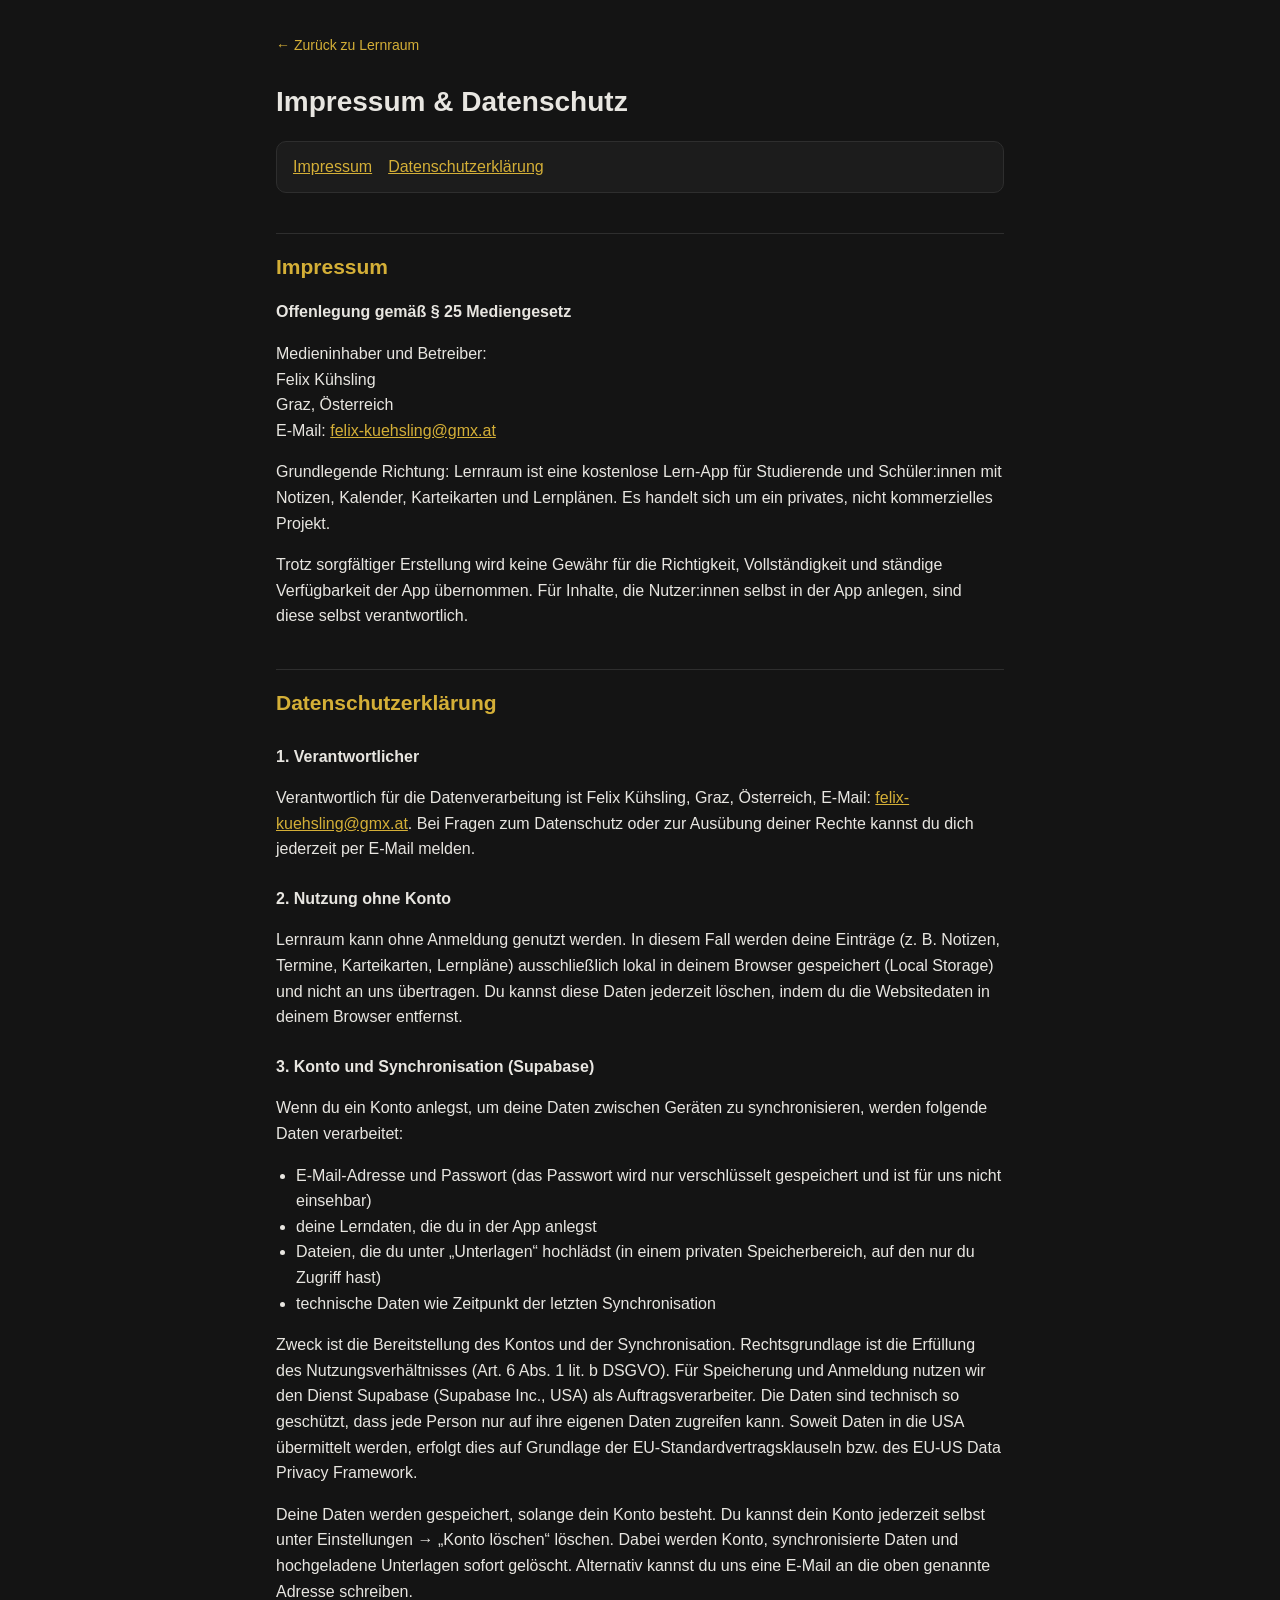
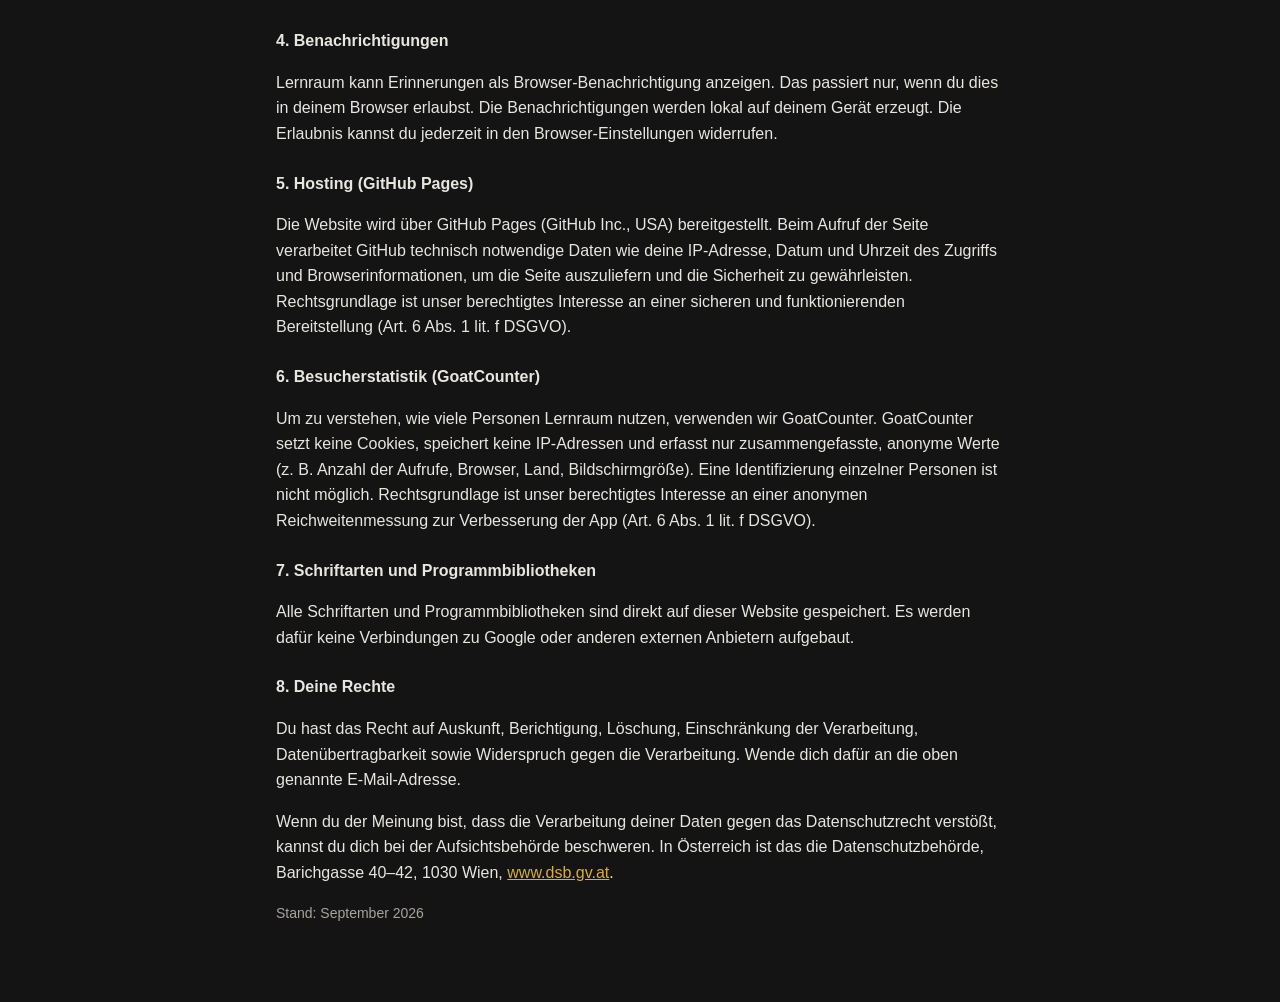
<file: rechtliches.html>
<!doctype html>
<html lang="de">
<head>
<meta charset="utf-8">
<meta name="viewport" content="width=device-width, initial-scale=1">
<title>Impressum & Datenschutz – Lernraum</title>
<style>
  :root { --bg:#141414; --card:#1c1c1c; --text:#e8e6e1; --muted:#a8a49b; --gold:#d4af37; --line:#2e2e2e; }
  * { box-sizing:border-box; }
  body { margin:0; background:var(--bg); color:var(--text);
         font-family:-apple-system, BlinkMacSystemFont, "Segoe UI", Roboto, Helvetica, Arial, sans-serif;
         line-height:1.6; font-size:16px; }
  main { max-width:760px; margin:0 auto; padding:32px 16px 64px; }
  a { color:var(--gold); }
  .back { display:inline-block; margin-bottom:24px; text-decoration:none; font-size:14px; }
  h1 { font-size:28px; margin:0 0 8px; }
  h2 { font-size:21px; margin:40px 0 12px; padding-top:16px; border-top:1px solid var(--line); color:var(--gold); }
  h3 { font-size:16px; margin:24px 0 6px; }
  p, li { color:var(--text); }
  .muted { color:var(--muted); font-size:14px; }
  ul { padding-left:20px; }
  nav.toc { background:var(--card); border:1px solid var(--line); border-radius:10px; padding:12px 16px; margin:16px 0 8px; }
  nav.toc a { margin-right:16px; }
</style>
</head>
<body>
<main>
  <a class="back" href="./">← Zurück zu Lernraum</a>
  <h1>Impressum &amp; Datenschutz</h1>
  <nav class="toc"><a href="#impressum">Impressum</a><a href="#datenschutz">Datenschutzerklärung</a></nav>

  <h2 id="impressum">Impressum</h2>
  <p><strong>Offenlegung gemäß § 25 Mediengesetz</strong></p>
  <p>Medieninhaber und Betreiber:<br>
     Felix Kühsling<br>
     Graz, Österreich<br>
     E-Mail: <a href="mailto:felix-kuehsling@gmx.at">felix-kuehsling@gmx.at</a></p>
  <p>Grundlegende Richtung: Lernraum ist eine kostenlose Lern-App für Studierende und Schüler:innen mit Notizen, Kalender, Karteikarten und Lernplänen. Es handelt sich um ein privates, nicht kommerzielles Projekt.</p>
  <p>Trotz sorgfältiger Erstellung wird keine Gewähr für die Richtigkeit, Vollständigkeit und ständige Verfügbarkeit der App übernommen. Für Inhalte, die Nutzer:innen selbst in der App anlegen, sind diese selbst verantwortlich.</p>

  <h2 id="datenschutz">Datenschutzerklärung</h2>

  <h3>1. Verantwortlicher</h3>
  <p>Verantwortlich für die Datenverarbeitung ist Felix Kühsling, Graz, Österreich, E-Mail: <a href="mailto:felix-kuehsling@gmx.at">felix-kuehsling@gmx.at</a>. Bei Fragen zum Datenschutz oder zur Ausübung deiner Rechte kannst du dich jederzeit per E-Mail melden.</p>

  <h3>2. Nutzung ohne Konto</h3>
  <p>Lernraum kann ohne Anmeldung genutzt werden. In diesem Fall werden deine Einträge (z. B. Notizen, Termine, Karteikarten, Lernpläne) ausschließlich lokal in deinem Browser gespeichert (Local Storage) und nicht an uns übertragen. Du kannst diese Daten jederzeit löschen, indem du die Websitedaten in deinem Browser entfernst.</p>

  <h3>3. Konto und Synchronisation (Supabase)</h3>
  <p>Wenn du ein Konto anlegst, um deine Daten zwischen Geräten zu synchronisieren, werden folgende Daten verarbeitet:</p>
  <ul>
    <li>E-Mail-Adresse und Passwort (das Passwort wird nur verschlüsselt gespeichert und ist für uns nicht einsehbar)</li>
    <li>deine Lerndaten, die du in der App anlegst</li>
    <li>Dateien, die du unter „Unterlagen“ hochlädst (in einem privaten Speicherbereich, auf den nur du Zugriff hast)</li>
    <li>technische Daten wie Zeitpunkt der letzten Synchronisation</li>
  </ul>
  <p>Zweck ist die Bereitstellung des Kontos und der Synchronisation. Rechtsgrundlage ist die Erfüllung des Nutzungsverhältnisses (Art. 6 Abs. 1 lit. b DSGVO). Für Speicherung und Anmeldung nutzen wir den Dienst Supabase (Supabase Inc., USA) als Auftragsverarbeiter. Die Daten sind technisch so geschützt, dass jede Person nur auf ihre eigenen Daten zugreifen kann. Soweit Daten in die USA übermittelt werden, erfolgt dies auf Grundlage der EU-Standardvertragsklauseln bzw. des EU-US Data Privacy Framework.</p>
  <p>Deine Daten werden gespeichert, solange dein Konto besteht. Du kannst dein Konto jederzeit selbst unter Einstellungen → „Konto löschen“ löschen. Dabei werden Konto, synchronisierte Daten und hochgeladene Unterlagen sofort gelöscht. Alternativ kannst du uns eine E-Mail an die oben genannte Adresse schreiben.</p>

  <h3>4. Benachrichtigungen</h3>
  <p>Lernraum kann Erinnerungen als Browser-Benachrichtigung anzeigen. Das passiert nur, wenn du dies in deinem Browser erlaubst. Die Benachrichtigungen werden lokal auf deinem Gerät erzeugt. Die Erlaubnis kannst du jederzeit in den Browser-Einstellungen widerrufen.</p>

  <h3>5. Hosting (GitHub Pages)</h3>
  <p>Die Website wird über GitHub Pages (GitHub Inc., USA) bereitgestellt. Beim Aufruf der Seite verarbeitet GitHub technisch notwendige Daten wie deine IP-Adresse, Datum und Uhrzeit des Zugriffs und Browserinformationen, um die Seite auszuliefern und die Sicherheit zu gewährleisten. Rechtsgrundlage ist unser berechtigtes Interesse an einer sicheren und funktionierenden Bereitstellung (Art. 6 Abs. 1 lit. f DSGVO).</p>

  <h3>6. Besucherstatistik (GoatCounter)</h3>
  <p>Um zu verstehen, wie viele Personen Lernraum nutzen, verwenden wir GoatCounter. GoatCounter setzt keine Cookies, speichert keine IP-Adressen und erfasst nur zusammengefasste, anonyme Werte (z. B. Anzahl der Aufrufe, Browser, Land, Bildschirmgröße). Eine Identifizierung einzelner Personen ist nicht möglich. Rechtsgrundlage ist unser berechtigtes Interesse an einer anonymen Reichweitenmessung zur Verbesserung der App (Art. 6 Abs. 1 lit. f DSGVO).</p>

  <h3>7. Schriftarten und Programmbibliotheken</h3>
  <p>Alle Schriftarten und Programmbibliotheken sind direkt auf dieser Website gespeichert. Es werden dafür keine Verbindungen zu Google oder anderen externen Anbietern aufgebaut.</p>

  <h3>8. Deine Rechte</h3>
  <p>Du hast das Recht auf Auskunft, Berichtigung, Löschung, Einschränkung der Verarbeitung, Datenübertragbarkeit sowie Widerspruch gegen die Verarbeitung. Wende dich dafür an die oben genannte E-Mail-Adresse.</p>
  <p>Wenn du der Meinung bist, dass die Verarbeitung deiner Daten gegen das Datenschutzrecht verstößt, kannst du dich bei der Aufsichtsbehörde beschweren. In Österreich ist das die Datenschutzbehörde, Barichgasse 40–42, 1030 Wien, <a href="https://www.dsb.gv.at" rel="noopener">www.dsb.gv.at</a>.</p>

  <p class="muted">Stand: September 2026</p>
</main>
</body>
</html>
</file>
<file: assets/fonts/fonts.css>
/* Schriftarten lokal eingebunden (statt Google Fonts) – Lizenz: SIL Open Font License, siehe LICENSE-*.txt */
@font-face{font-family:'Fraunces';font-style:normal;font-display:swap;font-weight:100 900;src:url(fraunces-latin-ext-opsz-normal.woff2) format('woff2');unicode-range:U+0100-02BA,U+02BD-02C5,U+02C7-02CC,U+02CE-02D7,U+02DD-02FF,U+0304,U+0308,U+0329,U+1D00-1DBF,U+1E00-1E9F,U+1EF2-1EFF,U+2020,U+20A0-20AB,U+20AD-20C0,U+2113,U+2C60-2C7F,U+A720-A7FF;}
@font-face{font-family:'Fraunces';font-style:normal;font-display:swap;font-weight:100 900;src:url(fraunces-latin-opsz-normal.woff2) format('woff2');unicode-range:U+0000-00FF,U+0131,U+0152-0153,U+02BB-02BC,U+02C6,U+02DA,U+02DC,U+0304,U+0308,U+0329,U+2000-206F,U+20AC,U+2122,U+2191,U+2193,U+2212,U+2215,U+FEFF,U+FFFD;}
@font-face{font-family:'Karla';font-style:normal;font-display:swap;font-weight:200 800;src:url(karla-latin-ext-wght-normal.woff2) format('woff2');unicode-range:U+0100-02BA,U+02BD-02C5,U+02C7-02CC,U+02CE-02D7,U+02DD-02FF,U+0304,U+0308,U+0329,U+1D00-1DBF,U+1E00-1E9F,U+1EF2-1EFF,U+2020,U+20A0-20AB,U+20AD-20C0,U+2113,U+2C60-2C7F,U+A720-A7FF;}
@font-face{font-family:'Karla';font-style:normal;font-display:swap;font-weight:200 800;src:url(karla-latin-wght-normal.woff2) format('woff2');unicode-range:U+0000-00FF,U+0131,U+0152-0153,U+02BB-02BC,U+02C6,U+02DA,U+02DC,U+0304,U+0308,U+0329,U+2000-206F,U+20AC,U+2122,U+2191,U+2193,U+2212,U+2215,U+FEFF,U+FFFD;}
@font-face{font-family:'IBM Plex Mono';font-style:normal;font-display:swap;font-weight:400;src:url(ibm-plex-mono-latin-ext-400-normal.woff2) format('woff2');unicode-range:U+0100-02BA,U+02BD-02C5,U+02C7-02CC,U+02CE-02D7,U+02DD-02FF,U+0304,U+0308,U+0329,U+1D00-1DBF,U+1E00-1E9F,U+1EF2-1EFF,U+2020,U+20A0-20AB,U+20AD-20C0,U+2113,U+2C60-2C7F,U+A720-A7FF;}
@font-face{font-family:'IBM Plex Mono';font-style:normal;font-display:swap;font-weight:400;src:url(ibm-plex-mono-latin-400-normal.woff2) format('woff2');unicode-range:U+0000-00FF,U+0131,U+0152-0153,U+02BB-02BC,U+02C6,U+02DA,U+02DC,U+0304,U+0308,U+0329,U+2000-206F,U+20AC,U+2122,U+2191,U+2193,U+2212,U+2215,U+FEFF,U+FFFD;}
@font-face{font-family:'IBM Plex Mono';font-style:normal;font-display:swap;font-weight:500;src:url(ibm-plex-mono-latin-ext-500-normal.woff2) format('woff2');unicode-range:U+0100-02BA,U+02BD-02C5,U+02C7-02CC,U+02CE-02D7,U+02DD-02FF,U+0304,U+0308,U+0329,U+1D00-1DBF,U+1E00-1E9F,U+1EF2-1EFF,U+2020,U+20A0-20AB,U+20AD-20C0,U+2113,U+2C60-2C7F,U+A720-A7FF;}
@font-face{font-family:'IBM Plex Mono';font-style:normal;font-display:swap;font-weight:500;src:url(ibm-plex-mono-latin-500-normal.woff2) format('woff2');unicode-range:U+0000-00FF,U+0131,U+0152-0153,U+02BB-02BC,U+02C6,U+02DA,U+02DC,U+0304,U+0308,U+0329,U+2000-206F,U+20AC,U+2122,U+2191,U+2193,U+2212,U+2215,U+FEFF,U+FFFD;}
</file>
<file: style.css>
:root {
  /* Farben */
  --bg: #EAE1CC;
  --bg-soft: #F1E9D8;
  --surface: #FAF5EA;
  --surface-alt: #F0E8D6;
  --ink: #382F24;
  --ink-soft: #7A7061;
  --ink-faint: #A69C8B;
  --line: #DDD0B0;
  --sage: #7E9070;
  --sage-dark: #5C6F51;
  --sage-tint: #E3E9DC;
  --clay: #BE8C57;
  --clay-dark: #9A6C39;
  --clay-tint: #F2E4CC;
  --rust: #A65F49;
  --error: var(--rust);
  --rust-tint: #F2DED7;
  --dusk: #6E85A0;
  --dusk-tint: #E2E7EE;
  --plum: #8C6B87;
  --plum-tint: #EBE0E7;
  --shadow-sm: 0 2px 8px rgba(56,47,36,0.06);
  --shadow-md: 0 10px 30px rgba(56,47,36,0.10);
  --radius: 20px;

  /* TYPOGRAFIE SYSTEM - EINHEITLICH */
  /* Haupttitel (Page Headings) */
  --fs-h1: 32px;
  --fw-h1: 600;
  --ff-h1: 'Fraunces', serif;

  /* Sektion-Überschriften */
  --fs-h2: 20px;
  --fw-h2: 600;
  --ff-h2: 'Fraunces', serif;

  /* Unter-Überschriften */
  --fs-h3: 18px;
  --fw-h3: 600;
  --ff-h3: 'Fraunces', serif;

  /* Eyebrow/Label oben */
  --fs-eyebrow: 11px;
  --fw-eyebrow: 500;
  --ff-eyebrow: 'IBM Plex Mono', monospace;
  --ls-eyebrow: 1.5px;

  /* Standard Körpertext */
  --fs-body: 14px;
  --fw-body: 400;
  --ff-body: 'Karla', sans-serif;

  /* Kleine Labels/Tags */
  --fs-small: 12px;
  --fw-small: 600;

  /* Sehr klein (Mono) */
  --fs-micro: 10.5px;
  --ff-micro: 'IBM Plex Mono', monospace;
}
* { box-sizing: border-box; }
html, body { height: 100%; }
body {
  margin: 0;
  background:
    radial-gradient(1200px 800px at 90% -10%, rgba(190,140,87,0.07), transparent 60%),
    radial-gradient(1000px 700px at -10% 110%, rgba(126,144,112,0.08), transparent 60%),
    var(--bg);
  color: var(--ink);
  font-family: 'Karla', sans-serif;
  -webkit-font-smoothing: antialiased;
}
::selection { background: var(--clay-tint); }
button { font-family: inherit; }
.app { display: flex; min-height: 100vh; }
/* Sidebar */
.sidebar {
  width: 230px;
  flex-shrink: 0;
  background: var(--surface-alt);
  border-right: 1px solid var(--line);
  padding: 24px 16px;
  display: flex;
  flex-direction: column;
  gap: 8px;
  position: relative;
}
.brand {
  font-family: 'Fraunces', serif !important;
  font-style: italic !important;
  font-weight: 700 !important;
  font-size: 32px !important;
  color: var(--ink) !important;
  padding: 8px 0 20px 0 !important;
  letter-spacing: -0.3px !important;
  line-height: 1 !important;
  margin: 0 !important;
}
.brand span { color: var(--sage-dark); font-style: normal; }
.nav-item {
  display: flex;
  align-items: center;
  gap: 12px;
  padding: 12px 14px;
  border-radius: 12px;
  cursor: pointer;
  color: var(--ink-soft);
  font-weight: 700;
  font-size: var(--fs-body);
  transition: background .15s ease, color .15s ease, transform .1s ease;
  border: 1px solid transparent;
  user-select: none;
}
.nav-item:hover { background: var(--bg-soft); color: var(--ink); }
.nav-item.active {
  background: var(--surface);
  color: var(--ink);
  border-color: var(--line);
  box-shadow: var(--shadow-sm);
}
.nav-item .ico { width: 20px; height: 20px; flex-shrink: 0; color: var(--ink-faint); }
.nav-item.active .ico { color: var(--clay-dark); }
.nav-item.active::before {
  content: "";
  position: absolute;
  left: 0;
  width: 4px;
  height: 22px;
  border-radius: 0 4px 4px 0;
  background: var(--sage);
  transform: translateX(-16px);
}
.sidebar-foot {
  margin-top: auto;
  padding: 14px 14px 4px;
  font-family: 'IBM Plex Mono', monospace;
  font-size: 11px;
  color: var(--ink-faint);
  border-top: 1px dashed var(--line);
}
/* Lernuhr */
.lernuhr-widget {
  margin-top: 20px;
  padding: 16px 14px 15px;
  background: var(--surface);
  border: 1px solid var(--line);
  border-radius: 16px;
  box-shadow: var(--shadow-sm);
  display: flex;
  flex-direction: column;
  align-items: center;
  gap: 12px;
  transition: box-shadow .2s ease;
}
.lernuhr-label {
  font-family: 'IBM Plex Mono', monospace;
  font-size: 10.5px;
  letter-spacing: 1.5px;
  text-transform: uppercase;
  color: var(--clay-dark);
  font-weight: 600;
  text-align: center;
}
.lernuhr-clock { position: relative; width: 124px; height: 124px; }
.lernuhr-svg { width: 100%; height: 100%; transform: rotate(-90deg); }
.lernuhr-track { fill: none; stroke: var(--bg-soft); stroke-width: 7; }
.lernuhr-progress {
  fill: none;
  stroke: var(--sage);
  stroke-width: 7;
  stroke-linecap: round;
  transition: stroke-dashoffset 1s linear, stroke .3s ease;
}
.lernuhr-time {
  position: absolute;
  inset: 0;
  display: flex;
  align-items: center;
  justify-content: center;
  font-family: 'Fraunces', serif;
  font-weight: 600;
  font-size: 21px;
  color: var(--ink);
  letter-spacing: .5px;
}
.lernuhr-widget.running { box-shadow: 0 0 0 3px var(--sage-tint), var(--shadow-sm); }
.lernuhr-widget.done .lernuhr-progress { stroke: var(--rust); }
.lernuhr-widget.done .lernuhr-time { color: var(--rust); animation: lernuhrPulse 1s ease-in-out infinite; }
@keyframes lernuhrPulse { 0%,100% { opacity: 1; } 50% { opacity: .35; } }
.lernuhr-controls { display: flex; align-items: center; gap: 10px; }
.lernuhr-btn {
  width: 38px;
  height: 38px;
  border-radius: 50%;
  border: none;
  background: var(--sage);
  color: #fff;
  font-size: 13px;
  cursor: pointer;
  display: flex;
  align-items: center;
  justify-content: center;
  transition: background .15s ease, transform .1s ease;
}
.lernuhr-btn:hover { background: var(--sage-dark); }
.lernuhr-btn:active { transform: scale(.92); }
.lernuhr-btn.ghost { background: var(--bg-soft); color: var(--ink-soft); width: 32px; height: 32px; font-size: 14px; }
.lernuhr-btn.ghost:hover { background: var(--surface-alt); color: var(--ink); }
.lernuhr-presets { display: flex; gap: 6px; }
.lernuhr-preset-btn {
  background: transparent;
  border: 1px solid var(--line);
  color: var(--ink-soft);
  padding: 4px 9px;
  border-radius: 20px;
  font-size: 10.5px;
  cursor: pointer;
  font-weight: 700;
  font-family: 'IBM Plex Mono', monospace;
  transition: background .15s ease, color .15s ease;
}
.lernuhr-preset-btn:hover { background: var(--bg-soft); }
.lernuhr-preset-btn.active { background: var(--ink); color: var(--surface); border-color: var(--ink); }
/* Main / common */
.main {
  flex: 1 !important;
  width: 100% !important;
  max-width: none !important;
  min-width: 0 !important;
  padding: 34px clamp(28px, 4vw, 70px) 60px !important;
}
.main > .view { width: min(100%, 1450px) !important; margin: 0 auto !important; }
.view { display: none; animation: fadeIn .25s ease; }
.view.active { display: block; }
@keyframes fadeIn { from { opacity: 0; transform: translateY(4px); } to { opacity: 1; transform: none; } }
.view-head {
  display: flex;
  align-items: baseline;
  justify-content: space-between;
  margin-bottom: 26px;
  flex-wrap: wrap;
  gap: 10px;
}
.view-head > div:first-child {
  display: flex;
  flex-direction: column;
  gap: 0;
}
#view-calendar .view-head {
  flex-direction: column !important;
}
.view-title {
  font-family: var(--ff-h1);
  font-weight: var(--fw-h1);
  font-size: var(--fs-h1);
  margin: 0;
}
.view-sub {
  color: var(--ink-soft);
  font-size: var(--fs-eyebrow);
  margin-top: 4px;
  letter-spacing: var(--ls-eyebrow);
  text-transform: uppercase;
  font-weight: var(--fw-eyebrow);
  font-family: var(--ff-eyebrow);
}
.eyebrow {
  font-family: var(--ff-eyebrow);
  font-size: var(--fs-eyebrow);
  letter-spacing: var(--ls-eyebrow);
  text-transform: uppercase;
  color: var(--clay-dark);
  font-weight: var(--fw-eyebrow);
}
.card { background: var(--surface); border: 1px solid var(--line); border-radius: var(--radius); box-shadow: var(--shadow-sm); padding: 22px; }
.btn {
  display: inline-flex;
  align-items: center;
  gap: 8px;
  background: var(--sage);
  color: #fff;
  border: none;
  padding: 10px 18px;
  border-radius: 10px;
  font-weight: 700;
  font-size: var(--fs-body);
  cursor: pointer;
  transition: background .15s ease, transform .1s ease;
}
.btn:hover { background: var(--sage-dark); }
.btn:active { transform: scale(.97); }
.btn.ghost { background: transparent; color: var(--ink-soft); border: 1px solid var(--line); }
.btn.ghost:hover { background: var(--bg-soft); color: var(--ink); }
.btn.danger { background: transparent; color: var(--rust); border: 1px solid var(--rust-tint); }
.btn.danger:hover { background: var(--rust-tint); }
.btn.small { padding: 7px 12px; font-size: 12.5px; border-radius: 8px; }
.icon-btn { background: none; border: none; cursor: pointer; color: var(--ink-faint); padding: 6px; border-radius: 8px; display: flex; align-items: center; }
.icon-btn:hover { background: var(--bg-soft); color: var(--rust); }
input[type=text], input[type=date], input[type=time], input[type=number], textarea, select {
  font-family: var(--ff-body);
  background: var(--bg-soft);
  border: 1px solid var(--line);
  border-radius: 10px;
  padding: 10px 13px;
  font-size: var(--fs-body);
  color: var(--ink);
  outline: none;
  transition: border-color .15s ease, background .15s ease;
}
input[type=text]:focus, input[type=date]:focus, input[type=time]:focus, input[type=number]:focus, textarea:focus, select:focus { border-color: var(--sage); background: var(--surface); }
input::placeholder, textarea::placeholder { color: var(--ink-faint); }
label.chk-label { display: flex; align-items: center; gap: 8px; font-size: 13px; color: var(--ink-soft); font-weight: 600; cursor: pointer; }
label.chk-label input[type=checkbox] { width: 16px; height: 16px; accent-color: var(--sage); cursor: pointer; }
.empty { text-align: center; padding: 34px 16px; color: var(--ink-soft); }
.empty .emoji { font-size: 30px; display: block; margin-bottom: 10px; }
.empty.compact { padding: 16px 10px; font-size: 13px; }
.empty.compact .emoji { font-size: 22px; margin-bottom: 6px; }
.card-head-row { display: flex; align-items: center; justify-content: space-between; }
.card-head-row .link-btn { background: none; border: none; cursor: pointer; color: var(--sage-dark); font-size: 12px; font-weight: 700; font-family: 'IBM Plex Mono', monospace; }
.card-head-row .link-btn:hover { text-decoration: underline; }
/* Basic lists / stats */
.stat-grid { display: grid; grid-template-columns: repeat(4, 1fr); gap: 16px; margin-bottom: 22px; }
.stat-card { background: var(--surface); border: 1px solid var(--line); border-radius: var(--radius); padding: 18px 20px; box-shadow: var(--shadow-sm); }
.stat-num {
  font-family: var(--ff-h1);
  font-size: 34px;
  font-weight: 600;
  line-height: 1;
}
.stat-label {
  color: var(--ink-soft);
  font-size: var(--fs-small);
  font-weight: var(--fw-small);
  margin-top: 6px;
  text-transform: uppercase;
  letter-spacing: var(--ls-eyebrow);
}
.dash-grid { display: grid; grid-template-columns: 1.3fr 1fr; gap: 18px; }
.dash-grid-row2 { display: grid; grid-template-columns: 1fr 1fr; gap: 18px; margin-top: 18px; }
.mini-list { list-style: none; margin: 12px 0 0; padding: 0; display: flex; flex-direction: column; gap: 8px; }
.mini-row {
  display: flex;
  align-items: center;
  gap: 10px;
  padding: 9px 10px;
  border-radius: 9px;
  background: var(--bg-soft);
  font-size: var(--fs-body);
}
.mini-row .dot { width: 7px; height: 7px; border-radius: 50%; background: var(--sage); flex-shrink: 0; }
.mini-check { width: 17px; height: 17px; border-radius: 5px; border: 2px solid var(--ink-faint); cursor: pointer; flex-shrink: 0; display: flex; align-items: center; justify-content: center; transition: all .15s ease; }
.mini-check.done { background: var(--sage); border-color: var(--sage); }
.mini-check.done::after { content: "✓"; color: #fff; font-size: 10px; font-weight: 700; }
/* Dashboard */
#view-dashboard { --dash-cream: #faf5ea; --dash-cream-soft: #f3ecdd; --dash-cream-deep: #eee4cf; }
.dash-new-head { margin-bottom: 24px; }
.dash-new-head .view-title { margin-top: 5px; }
.dash-new-stats { display: grid; grid-template-columns: repeat(4,minmax(0,1fr)); gap: 14px; margin-bottom: 18px; }
.dash-new-stat { min-height: 112px; display: flex; align-items: center; gap: 14px; padding: 18px; border: 1px solid var(--line); border-radius: 18px; background: var(--surface); box-shadow: var(--shadow-sm); }
.dash-stat-icon { width: 45px; height: 45px; flex: 0 0 45px; display: grid; place-items: center; border-radius: 14px; background: var(--sage-tint); color: var(--sage-dark); font-size: 19px; font-weight: 700; }
.dash-stat-icon.sage { background: var(--sage-tint); color: var(--sage-dark); }
.dash-stat-number {
  font-family: var(--ff-h1);
  font-size: 27px;
  line-height: 1.05;
  font-weight: 600;
  color: var(--ink);
}
.dash-stat-next { font-size: 17px; }
.dash-stat-title {
  font-size: var(--fs-small);
  font-weight: var(--fw-small);
  margin-top: 5px;
  text-transform: uppercase;
  letter-spacing: var(--ls-eyebrow);
}
.dash-stat-small {
  margin-top: 3px;
  color: var(--ink-faint);
  font-size: var(--fs-micro);
  font-family: var(--ff-eyebrow);
}
.dash-stat-progress { width: 100%; height: 5px; margin-top: 7px; border-radius: 999px; background: var(--bg-soft); overflow: hidden; }
.dash-stat-progress div { height: 100%; border-radius: inherit; background: var(--sage); }
.dash-new-card { background: var(--surface); border: 1px solid var(--line); border-radius: 19px; padding: 20px; box-shadow: var(--shadow-sm); min-width: 0; }
.dash-section-title {
  font-family: var(--ff-h2);
  font-size: var(--fs-h2);
  font-weight: var(--fw-h2);
  color: var(--ink);
}
.dash-section-date {
  color: var(--ink-soft);
  font-size: var(--fs-eyebrow);
  letter-spacing: var(--ls-eyebrow);
  margin-top: 3px;
  margin-bottom: 15px;
  text-transform: uppercase;
  font-weight: var(--fw-eyebrow);
  font-family: var(--ff-eyebrow);
}
.dash-card-title {
  font-family: var(--ff-h2);
  font-size: var(--fs-h2);
  font-weight: var(--fw-h2);
  color: var(--ink);
  margin: 0 0 7px 0;
}
.dash-card-header { display: flex; align-items: center; justify-content: space-between; gap: 10px; margin-bottom: 12px; }
.dash-card-header .link-btn, #view-dashboard .link-btn {
  border: 0;
  background: none;
  color: var(--sage-dark);
  cursor: pointer;
  font-size: var(--fs-micro);
  font-weight: 700;
  font-family: var(--ff-eyebrow);
  letter-spacing: var(--ls-eyebrow);
}
.dash-new-main-grid { display: grid; grid-template-columns: minmax(230px,.78fr) minmax(300px,1.05fr) minmax(300px,1fr); gap: 16px; align-items: stretch; }
.dash-today-inner { display: flex; flex-direction: column; gap: 10px; }
.dash-sub-card { padding: 14px; border-radius: 13px; background: var(--bg-soft); border: 1px solid rgba(221,208,176,.6); }
.dash-sub-card .mini-list { margin-top: 9px; }
.dash-sub-card .mini-row { background: transparent; padding: 6px 0; }
.dash-today-tasks { margin-top: 9px; display: flex; flex-direction: column; gap: 5px; }
.dash-today-task { display: flex; align-items: center; gap: 8px; min-height: 28px; font-size: 12px; }
.dash-today-task small { margin-left: auto; color: var(--clay-dark); }
.dash-add-link { border: 0; background: none; color: var(--sage-dark); font-weight: 700; font-size: 11.5px; cursor: pointer; padding: 9px 0 0; }
.dash-task-tabs {
  display: flex;
  gap: 20px;
  border-bottom: 1px solid var(--line);
  margin-bottom: 10px;
}
.dash-task-tabs span {
  padding: 8px 2px;
  font-size: var(--fs-small);
  font-weight: var(--fw-small);
  color: var(--ink-soft);
  text-transform: uppercase;
  letter-spacing: var(--ls-eyebrow);
  font-family: var(--ff-eyebrow);
}
.dash-task-tabs span.active { color: var(--sage-dark); border-bottom: 2px solid var(--sage); }
.dash-task-list { min-height: 190px; }
#view-dashboard .dash-task-list .mini-row { background: transparent; border-bottom: 1px solid var(--bg-soft); border-radius: 0; padding: 9px 2px; }
.dash-inline-add { display: grid; grid-template-columns: 1fr 34px; gap: 6px; margin-top: 10px; }
.dash-inline-add input { width: 100%; padding: 8px 10px; font-size: 11.5px; }
.dash-inline-add button { border: 0; border-radius: 9px; background: var(--sage); color: white; cursor: pointer; font-size: 18px; }
.dash-new-bottom-grid { display: grid; grid-template-columns: 1.15fr .8fr 1fr; gap: 16px; margin-top: 16px; }
.dash-learning-progress { display: flex; align-items: center; gap: 22px; margin-top: 18px; }
.dash-progress-circle { width: 120px; height: 120px; flex: 0 0 120px; border-radius: 50%; display: grid; place-items: center; background: conic-gradient(var(--sage) var(--dash-progress,0%), var(--bg-soft) 0); }
.dash-progress-circle-inner { width: 96px; height: 96px; border-radius: 50%; display: flex; flex-direction: column; align-items: center; justify-content: center; background: var(--surface); text-align: center; }
.dash-progress-circle-inner strong { font-family: 'Fraunces', serif; font-size: 20px; }
.dash-progress-circle-inner span { margin-top: 3px; font-size: 9.5px; color: var(--ink-faint); }
.dash-progress-info { flex: 1; min-width: 0; }
.dash-progress-info strong { display: block; margin: 7px 0 9px; font-family: 'Fraunces', serif; font-size: 17px; }
.dash-progress-info small { color: var(--ink-faint); font-size: 10.5px; }
.dash-progress-line { width: 100%; height: 6px; border-radius: 999px; background: var(--bg-soft); overflow: hidden; margin-bottom: 8px; }
.dash-progress-line div { height: 100%; background: var(--sage); border-radius: inherit; }
.dash-card-flash { position: relative; overflow: hidden; }
.dash-flash-number { margin-top: 25px; max-width: 65%; font-family: 'Fraunces', serif; font-size: 25px; line-height: 1.2; }
.dash-flash-visual { position: absolute; right: 25px; bottom: 24px; transform: rotate(-10deg); font-size: 72px; color: var(--clay); opacity: .35; }
#view-dashboard .week-bars { height: 155px; margin-top: 12px; }
html:not(.dark) #view-dashboard .week-bar-track { background: #f1e8d7; }
html.dark #view-dashboard .week-bar-track { background: var(--bg-soft); }
.dash-motivation { display: flex; justify-content: space-between; align-items: center; gap: 20px; margin-top: 16px; padding: 14px 20px; border: 1px solid var(--line); border-radius: 15px; background: linear-gradient(90deg,var(--sage-tint),var(--surface)); color: var(--ink-soft); font-size: 11.5px; }
/* Mini calendar */
.mini-cal-nav { display: flex; align-items: center; justify-content: space-between; margin-bottom: 10px; }
.mini-cal-nav h3 {
  font-family: var(--ff-h3);
  font-size: var(--fs-h3);
  margin: 0;
  text-transform: capitalize;
  font-weight: var(--fw-h3);
}
.mini-cal-grid { display: grid; grid-template-columns: repeat(7,1fr); gap: 4px; }
.mini-cal-dow {
  text-align: center;
  font-size: var(--fs-micro);
  font-weight: 700;
  color: var(--ink-faint);
  padding-bottom: 4px;
  font-family: var(--ff-eyebrow);
  text-transform: uppercase;
  letter-spacing: var(--ls-eyebrow);
}
.mini-cal-day {
  aspect-ratio: 1;
  border-radius: 7px;
  border: 1px solid transparent;
  display: flex;
  align-items: center;
  justify-content: center;
  cursor: pointer;
  font-size: var(--fs-body);
  color: var(--ink);
  position: relative;
  background: var(--bg-soft);
  transition: background .15s ease;
}
.mini-cal-day.blank { background: transparent; cursor: default; }
.mini-cal-day:hover:not(.blank) { background: var(--sage-tint); }
.mini-cal-day.today { border-color: var(--clay); font-weight: 700; }
.mini-cal-day .evt-dots { bottom: 3px; }
.mini-cal-day .evt-dot { width: 4px; height: 4px; }
html:not(.dark) .dash-calendar-card .mini-cal-day { background: #f4ecde; border-radius: 8px; }
html.dark .dash-calendar-card .mini-cal-day { background: var(--bg-soft); border-radius: 8px; }
.dash-calendar-card .mini-cal-day.today { background: var(--sage); color: #fff; border-color: var(--sage); }
.dash-calendar-card .mini-cal-day.today .evt-dot { background: #fff; }
.dash-calendar-card .mini-cal-nav { margin-top: 2px; margin-bottom: 12px; }
/* Notes */
.notes-layout { display: grid; grid-template-columns: 280px 1fr; gap: 18px; align-items: start; }
.notes-list { display: flex; flex-direction: column; gap: 8px; }
.note-item { background: var(--surface); border: 1px solid var(--line); border-radius: 12px; padding: 12px 14px; cursor: pointer; transition: border-color .15s ease, background .15s ease; }
.note-item:hover { border-color: var(--sage); }
.note-item.active { background: var(--sage-tint); border-color: var(--sage); }
.note-item h4 {
  margin: 0 0 3px;
  font-size: var(--fs-h3);
  font-family: var(--ff-h3);
  font-weight: var(--fw-h3);
}
.note-item p {
  margin: 0;
  font-size: var(--fs-body);
  color: var(--ink-soft);
  white-space: nowrap;
  overflow: hidden;
  text-overflow: ellipsis;
}
.note-item .note-folder-tag { display: inline-block; margin-top: 6px; font-size: 10px; font-weight: 700; padding: 2px 8px; border-radius: 20px; font-family: 'IBM Plex Mono', monospace; background: var(--sage-tint); color: var(--sage-dark); }
.note-editor textarea { width: 100%; min-height: 360px; resize: vertical; line-height: 1.6; }
.note-title-input {
  width: 100%;
  font-family: var(--ff-h1);
  font-size: 22px;
  font-weight: var(--fw-h1);
  padding: 8px 12px;
  margin-bottom: 10px;
}
.note-toolbar { display: flex; justify-content: space-between; align-items: center; margin-bottom: 10px; gap: 10px; }
.note-meta { font-size: 11.5px; color: var(--ink-faint); font-family: 'IBM Plex Mono', monospace; }
.note-folder-select { font-size: 12.5px; padding: 7px 10px; }
.note-list-tools { display: grid; grid-template-columns: 1fr auto; gap: 8px; margin-bottom: 12px; }
.note-list-tools input { grid-column: 1/-1; width: 100%; }
.note-word-count { text-align: right; font: 10px 'IBM Plex Mono'; color: var(--ink-faint); margin-top: 6px; }
.favorite-btn { font-size: 18px; }
.favorite-btn.active { color: #c9a227; }
/* Calendar */
.cal-layout { display: grid; grid-template-columns: 1.5fr 1fr; gap: 18px; align-items: start; }
.cal-nav { display: flex; align-items: center; justify-content: space-between; margin-bottom: 16px; gap: 10px; flex-wrap: wrap; }
.cal-view-switch { display: flex; gap: 6px; background: var(--bg-soft); border: 1px solid var(--line); border-radius: 10px; padding: 4px; }
.cal-view-btn { background: transparent; border: none; color: var(--ink-soft); padding: 6px 12px; border-radius: 7px; font-size: 12px; font-weight: 700; cursor: pointer; }
.cal-view-btn.active { background: var(--surface); color: var(--ink); box-shadow: var(--shadow-sm); }
.cal-legend { display: flex; flex-wrap: wrap; gap: 14px; margin-bottom: 14px; }
.cal-legend-item { display: flex; align-items: center; gap: 6px; font-size: 11.5px; color: var(--ink-soft); font-weight: 600; }
.cal-legend-dot { width: 8px; height: 8px; border-radius: 50%; flex-shrink: 0; }
.cal-legend-dot.abgabe, .evt-dot.abgabe { background: var(--rust); }
.cal-legend-dot.vorlesung, .evt-dot.vorlesung, .evt-dot.kurs { background: var(--sage-dark); }
.cal-legend-dot.uebung, .evt-dot.uebung { background: var(--sage); }
.cal-legend-dot.seminar, .evt-dot.seminar { background: var(--dusk); }
.cal-legend-dot.klausur, .evt-dot.klausur, .evt-dot.test { background: var(--clay-dark); }
.cal-legend-dot.praktikum, .evt-dot.praktikum { background: var(--plum); }
.cal-legend-dot.lerngruppe, .evt-dot.lerngruppe { background: var(--clay); }
.cal-legend-dot.termin, .evt-dot.termin { background: var(--ink-faint); }
.cal-nav h3 {
  font-family: var(--ff-h2);
  font-size: var(--fs-h2);
  margin: 0;
  text-transform: capitalize;
  font-weight: var(--fw-h2);
}
.cal-grid { display: grid; grid-template-columns: repeat(7,1fr); gap: 6px; }
.cal-dow {
  text-align: center;
  font-size: var(--fs-small);
  font-weight: 700;
  color: var(--ink-faint);
  padding-bottom: 6px;
  font-family: var(--ff-eyebrow);
  text-transform: uppercase;
  letter-spacing: var(--ls-eyebrow);
}
.cal-day {
  aspect-ratio: 1;
  border-radius: 10px;
  border: 1px solid transparent;
  display: flex;
  flex-direction: column;
  align-items: center;
  justify-content: center;
  cursor: pointer;
  font-size: var(--fs-body);
  color: var(--ink);
  position: relative;
  background: var(--bg-soft);
  transition: background .15s ease;
}
.cal-day.blank { background: transparent; cursor: default; }
.cal-day:hover:not(.blank) { background: var(--sage-tint); }
.cal-day.today { border-color: var(--clay); font-weight: 700; }
.cal-day.selected { background: var(--sage); color: #fff; }
.evt-dots { position: absolute; bottom: 6px; display: flex; gap: 3px; }
.evt-dot { border-radius: 50%; background: var(--ink-faint); }
.cal-day .evt-dot { width: 5px; height: 5px; }
.cal-day.selected .evt-dot { background: #fff; }
.cal-day-count { position: absolute; top: 5px; right: 6px; min-width: 16px; height: 16px; padding: 0 4px; border-radius: 999px; background: var(--clay); color: #fff; font-size: 9px; font-weight: 700; display: flex; align-items: center; justify-content: center; }
.cal-day.selected .cal-day-count { background: #fff; color: var(--sage-dark); }
.day-panel h4 {
  font-family: var(--ff-h3);
  margin: 0 0 12px;
  font-size: var(--fs-h3);
  font-weight: var(--fw-h3);
}
.event-form { display: flex; flex-direction: column; gap: 8px; margin-bottom: 16px; }
.event-form input, .event-form select { width: 100%; }
.event-row {
  display: flex;
  align-items: center;
  gap: 10px;
  padding: 9px 10px;
  background: var(--bg-soft);
  border-radius: 9px;
  margin-bottom: 7px;
  font-size: var(--fs-body);
}
.event-row .time {
  font-family: var(--ff-eyebrow);
  font-size: var(--fs-micro);
  color: var(--clay-dark);
  font-weight: 600;
}
.event-row .txt { flex: 1; }
.event-row .txt small {
  display: block;
  color: var(--ink-soft);
  font-size: var(--fs-micro);
  margin-top: 2px;
}
.event-row .recur-ico { color: var(--ink-faint); font-size: 12px; }
.evt-type-tag { font-size: 10px; font-weight: 700; padding: 3px 8px; border-radius: 20px; font-family: 'IBM Plex Mono', monospace; flex-shrink: 0; }
.evt-type-tag.abgabe { background: var(--rust-tint); color: var(--rust); }
.evt-type-tag.vorlesung, .evt-type-tag.kurs { background: var(--sage-tint); color: var(--sage-dark); }
.evt-type-tag.uebung { background: var(--sage-tint); color: var(--sage); }
.evt-type-tag.seminar { background: var(--dusk-tint); color: var(--dusk); }
.evt-type-tag.klausur, .evt-type-tag.test { background: var(--clay-tint); color: var(--clay-dark); }
.evt-type-tag.praktikum { background: var(--plum-tint); color: var(--plum); }
.evt-type-tag.lerngruppe { background: var(--clay-tint); color: var(--clay); }
.evt-type-tag.termin { background: var(--bg-soft); color: var(--ink-soft); border: 1px solid var(--line); }
.upcoming-title {
  margin: 22px 0 10px;
  font-size: var(--fs-small);
  font-weight: var(--fw-small);
  color: var(--ink-soft);
  text-transform: uppercase;
  letter-spacing: var(--ls-eyebrow);
  font-family: var(--ff-eyebrow);
}
.day-events-empty { padding: 12px; border-radius: 9px; background: var(--bg-soft); color: var(--ink-soft); font-size: 13px; text-align: center; }
/* Week view */
.week-grid { display: grid; grid-template-columns: 44px repeat(7,1fr); gap: 0; border: 1px solid var(--line); border-radius: 14px; overflow: hidden; background: var(--surface); }
.week-head { display: grid; grid-template-columns: 44px repeat(7,1fr); border-bottom: 1px solid var(--line); }
.week-head-cell {
  padding: 8px 4px;
  text-align: center;
  font-size: var(--fs-small);
  font-weight: 700;
  color: var(--ink-soft);
  border-left: 1px solid var(--line);
  text-transform: uppercase;
  letter-spacing: var(--ls-eyebrow);
}
.week-head-cell:first-child { border-left: none; }
.week-head-cell.today { color: var(--clay-dark); }
.week-head-cell .wd-num {
  font-family: var(--ff-h3);
  font-size: 16px;
  display: block;
  margin-top: 2px;
  font-weight: var(--fw-h3);
}
.week-hour-label { font-size: 9.5px; color: var(--ink-faint); text-align: right; padding-right: 5px; font-family: 'IBM Plex Mono', monospace; position: relative; top: -6px; }
.week-hour-row { display: contents; }
.week-col { border-left: 1px solid var(--line); border-top: 1px solid var(--bg-soft); min-height: 38px; position: relative; cursor: pointer; }
.week-col:hover { background: var(--bg-soft); }
.week-evt { position: absolute; left: 2px; right: 2px; border-radius: 6px; padding: 2px 5px; font-size: 10.5px; font-weight: 700; color: #fff; overflow: hidden; line-height: 1.25; cursor: pointer; z-index: 2; }
.week-evt.abgabe { background: var(--rust); }
.week-evt.vorlesung { background: var(--sage-dark); }
.week-evt.uebung { background: var(--sage); }
.week-evt.seminar { background: var(--dusk); }
.week-evt.klausur { background: var(--clay-dark); }
.week-evt.praktikum { background: var(--plum); }
.week-evt.lerngruppe { background: var(--clay); }
.week-evt.termin { background: var(--ink-faint); }
.week-allday-row { display: grid; grid-template-columns: 44px repeat(7,1fr); border-bottom: 1px solid var(--line); min-height: 26px; }
.week-allday-cell { border-left: 1px solid var(--line); padding: 2px; display: flex; flex-direction: column; gap: 2px; }
.week-allday-cell:first-child { border-left: none; }
.week-allday-chip { background: var(--bg-soft); border-radius: 5px; padding: 2px 5px; font-size: 9.5px; font-weight: 700; cursor: pointer; white-space: nowrap; overflow: hidden; text-overflow: ellipsis; }
/* Calendar redesign additions */
#view-calendar .lr-cal-layout { width: 100% !important; grid-template-columns: minmax(0,1fr) 300px !important; }
html:not(.dark) #view-calendar { --lr-cal-surface: #faf4e9 !important; --lr-cal-soft: #f3ebdd !important; }
html:not(.dark) #view-calendar .lr-cal-main,
html:not(.dark) #view-calendar .lr-cal-side,
html:not(.dark) #view-calendar .lr-cal-toolbar,
html:not(.dark) #view-calendar .lr-cal-dow-row,
html:not(.dark) #view-calendar .lr-cal-month-grid,
html:not(.dark) #view-calendar .lr-cal-legend { background: #faf4e9 !important; }
html:not(.dark) #view-calendar .lr-cal-day { background: #fcf7ee !important; }
html:not(.dark) #view-calendar .lr-cal-day.other-month { background: #f6efe3 !important; }
html:not(.dark) #view-calendar .lr-cal-day:hover { background: #f3ecdf !important; }
html:not(.dark) #view-calendar .lr-time-scroll,
html:not(.dark) #view-calendar .lr-time-grid,
html:not(.dark) #view-calendar .lr-time-corner,
html:not(.dark) #view-calendar .lr-time-day-head,
html:not(.dark) #view-calendar .lr-time-label,
html:not(.dark) #view-calendar .lr-time-slot { background: #fcf7ee !important; }
html.dark #view-calendar .lr-time-corner,
html.dark #view-calendar .lr-time-day-head,
html.dark #view-calendar .lr-time-label,
html.dark #view-calendar .lr-time-slot { background: var(--bg-soft) !important; }
#view-calendar #cal-week-wrap, #view-calendar #cal-day-wrap { height: auto !important; min-height: 0 !important; overflow: visible !important; }
#view-calendar #cal-week-wrap .lr-time-scroll, #view-calendar #cal-day-wrap .lr-time-scroll { height: auto !important; min-height: 0 !important; overflow: visible !important; }
#view-calendar #cal-week-wrap .lr-time-grid, #view-calendar #cal-day-wrap .lr-time-grid { height: auto !important; grid-template-rows: 40px repeat(24,42px) !important; }
#view-calendar .lr-time-label { font-size: 9px !important; padding-top: 8px !important; }
#view-calendar .lr-time-event { min-height: 24px !important; padding: 4px 6px !important; font-size: 8.5px !important; }
/* Flashcards */
.fc-head { display: flex; gap: 10px; margin-bottom: 18px; }
.folder-row { display: flex; gap: 8px; flex-wrap: wrap; margin-bottom: 12px; }
.folder-chip { position: relative; display: inline-flex; align-items: center; gap: 6px; background: transparent; border: 1px solid var(--line); color: var(--ink-soft); padding: 6px 13px; border-radius: 20px; font-size: 12.5px; cursor: pointer; font-weight: 600; transition: background .15s ease, color .15s ease; }
.folder-chip:hover { background: var(--bg-soft); }
.folder-chip.active { background: var(--ink); color: var(--surface); border-color: var(--ink); }
.folder-chip .del-x { opacity: 0; transition: opacity .15s ease; font-size: 10px; }
.folder-chip:hover .del-x { opacity: .7; }
.folder-chip .del-x:hover { opacity: 1 !important; color: var(--rust); }
.folder-add { display: flex; gap: 8px; margin-bottom: 18px; }
.folder-add input { flex: 1; max-width: 240px; }
.fc-create-form { display: grid; grid-template-columns: 1fr 1fr auto auto; gap: 10px; padding-bottom: 18px; margin-bottom: 18px; border-bottom: 1px dashed var(--line); }
.fc-create-form input, .fc-create-form select { width: 100%; }
.fc-manage-list { display: flex; flex-direction: column; gap: 10px; }
.fc-row { display: grid; grid-template-columns: 1fr 30px 1fr 130px 34px; gap: 10px; align-items: center; background: var(--surface); border: 1px solid var(--line); border-radius: 12px; padding: 12px; }
.fc-row .divider { text-align: center; color: var(--ink-faint); font-size: 18px; }
.fc-row input { width: 100%; }
.fc-mode-switch { display: flex; gap: 10px; background: var(--surface-alt); border: 1px solid var(--line); border-radius: 16px; padding: 8px; margin-bottom: 24px; }
.fc-mode-btn-item { flex: 1; display: flex; align-items: center; justify-content: center; gap: 9px; background: transparent; border: 1px solid transparent; color: var(--ink-soft); padding: 14px 16px; border-radius: 11px; font-size: 15px; cursor: pointer; font-weight: 700; transition: background .15s ease, color .15s ease, box-shadow .15s ease; }
.fc-mode-ico { width: 19px; height: 19px; flex-shrink: 0; }
.fc-mode-btn-item:hover { background: var(--bg-soft); color: var(--ink); }
.fc-mode-btn-item.active { background: var(--surface); color: var(--ink); border-color: var(--line); box-shadow: var(--shadow-sm); }
.fc-mode-btn-item[data-mode="game"].active, .fc-mode-btn-item[data-mode="game"].active .fc-mode-ico { color: var(--sage-dark); }
.fc-tools-row { display: flex; justify-content: center; gap: 8px; flex-wrap: wrap; margin: 12px 0; }
#view-cards #fc-manage-wrap { display: flex; flex-direction: column; gap: 16px; }
#view-cards .fc-tools-row { order: 1; width: 100%; display: flex; align-items: center; gap: 10px; flex-wrap: wrap; margin: 0 !important; padding: 14px 16px; border: 1px solid var(--line); border-radius: 16px; background: var(--surface); box-shadow: var(--shadow-sm); }
#view-cards .fc-tools-row .fc-search, #view-cards .fc-tools-row input[type="search"], #view-cards .fc-tools-row .search-input { margin-left: auto; }
#view-cards .fc-create-form { order: 2; display: grid !important; grid-template-columns: minmax(0,1fr) minmax(0,1fr) 220px auto !important; gap: 14px !important; align-items: end; margin: 0 !important; padding: 20px 18px !important; border: 1px solid var(--line) !important; border-radius: 16px !important; background: var(--surface); box-shadow: var(--shadow-sm); }
#view-cards .fc-create-form input, #view-cards .fc-create-form select { width: 100%; }
#view-cards .fc-create-form .btn { min-height: 42px; justify-content: center; white-space: nowrap; }
#view-cards #fc-folder-chips { order: 3; display: flex; align-items: center; gap: 10px; flex-wrap: wrap; margin: 0 !important; padding: 0 4px; }
#view-cards .folder-add { order: 4; display: flex; align-items: center; gap: 8px; margin: 0 !important; padding: 0 4px 4px; }
#view-cards .folder-add input { max-width: 220px; }
#view-cards #fc-manage-list { order: 5; display: flex; flex-direction: column; gap: 10px; margin-top: 2px; padding: 14px; border: 1px solid var(--line); border-radius: 16px; background: var(--surface); box-shadow: var(--shadow-sm); }
#view-cards .fc-row { display: grid !important; grid-template-columns: minmax(0,1fr) 36px minmax(0,1fr) 190px 36px !important; gap: 12px !important; align-items: center; padding: 10px 12px !important; }
#view-cards .fc-row .divider { display: flex !important; align-items: center; justify-content: center; }
#view-cards .fc-row select { width: 100%; }
/* Study mode */
.study-wrap { display: flex; flex-direction: column; align-items: center; padding: 20px 0; }
.flip-card { width: 100%; max-width: 460px; height: 260px; perspective: 1200px; cursor: pointer; margin-bottom: 20px; }
.flip-inner { position: relative; width: 100%; height: 100%; transition: transform .5s cubic-bezier(.4,.2,.2,1); transform-style: preserve-3d; will-change: transform; }
.flip-card.flipped .flip-inner { transform: rotateY(180deg); }
.flip-face { position: absolute; inset: 0; backface-visibility: hidden; border-radius: 18px; border: 1px solid var(--line); box-shadow: var(--shadow-md); display: flex; align-items: center; justify-content: center; text-align: center; padding: 30px; font-family: 'Fraunces', serif; font-size: 24px; font-weight: 600; }
.flip-front { background: var(--surface); }
.flip-back { background: var(--sage-tint); transform: rotateY(180deg); color: var(--sage-dark); }
.flip-hint { font-family: 'IBM Plex Mono', monospace; font-size: 10.5px; color: var(--ink-faint); position: absolute; bottom: 10px; right: 14px; text-transform: uppercase; letter-spacing: 1px; }
.study-progress { font-family: 'IBM Plex Mono', monospace; font-size: 12.5px; color: var(--ink-soft); }
.study-counter { display: flex; align-items: center; gap: 18px; font-family: 'IBM Plex Mono', monospace; font-size: 13px; color: var(--ink-soft); margin-bottom: 16px; }
.study-counter .correct { color: var(--sage-dark); font-weight: 700; }
.study-counter .wrong { color: var(--rust); font-weight: 700; }
.study-rate-row { display: flex; align-items: center; gap: 10px; margin-top: 16px; flex-wrap: wrap; justify-content: center; }
.btn.wrong-btn { background: var(--rust); }
.btn.wrong-btn:hover { background: #8a4d3a; }
.btn.correct-btn { background: var(--sage); }
.btn.correct-btn:hover { background: var(--sage-dark); }
.study-finish { text-align: center; padding: 36px 10px 10px; }
.study-finish .big-num { font-family: 'Fraunces', serif; font-size: 46px; font-weight: 600; line-height: 1; }
.study-finish .big-num .of { font-size: 22px; color: var(--ink-faint); font-weight: 500; }
.study-finish p { color: var(--ink-soft); margin: 8px 0 0; }
.study-finish-actions { display: flex; gap: 10px; justify-content: center; margin-top: 22px; flex-wrap: wrap; }
.study-kbd-hint { margin-top: 12px; font-size: 11px; color: var(--ink-faint); font-family: 'IBM Plex Mono', monospace; text-align: center; }
.study-kbd-hint kbd { background: var(--bg-soft); border: 1px solid var(--line); border-radius: 5px; padding: 1px 6px; font-family: inherit; }
.study-key-wrap { display: flex; flex-direction: column; align-items: center; gap: 4px; }
.study-key-hint { font-family: 'IBM Plex Mono', monospace; font-size: 10px; color: var(--ink-faint); }
.study-progress-track { width: 100%; max-width: 460px; height: 5px; border-radius: 999px; background: var(--bg-soft); overflow: hidden; margin-bottom: 20px; }
.study-progress-fill { height: 100%; border-radius: 999px; background: var(--sage); transition: width .25s ease; }
/* Game mode */
.game-topbar { display: flex; align-items: center; justify-content: space-between; width: 100%; max-width: 460px; margin-bottom: 12px; font-family: 'IBM Plex Mono', monospace; font-size: 13px; color: var(--ink-soft); }
.game-lives { display: flex; gap: 4px; }
.game-lives .heart { font-size: 16px; color: var(--rust); }
.game-lives .heart.lost { opacity: .2; }
.game-score { font-weight: 700; color: var(--ink); }
.game-streak { color: var(--clay-dark); font-weight: 700; }
.game-timerbar-track { width: 100%; max-width: 460px; height: 6px; border-radius: 6px; background: var(--bg-soft); overflow: hidden; margin-bottom: 22px; }
.game-timerbar-fill { height: 100%; background: var(--sage); border-radius: 6px; transition: width 1s linear, background .3s ease; }
.game-timerbar-fill.warn { background: var(--rust); }
.game-question-card { background: var(--surface); border: 1px solid var(--line); border-radius: 18px; box-shadow: var(--shadow-md); padding: 34px 26px; text-align: center; font-family: 'Fraunces', serif; font-weight: 600; font-size: 22px; margin-bottom: 22px; width: 100%; max-width: 460px; }
.game-options-grid { display: grid; grid-template-columns: 1fr 1fr; gap: 12px; width: 100%; max-width: 460px; }
.game-option-btn { background: var(--bg-soft); border: 1px solid var(--line); border-radius: 12px; padding: 14px 12px; font-size: 14px; font-weight: 600; color: var(--ink); cursor: pointer; text-align: left; transition: background .15s ease, border-color .15s ease, transform .1s ease; font-family: 'Karla', sans-serif; }
.game-option-btn:hover:not(:disabled) { background: var(--sage-tint); border-color: var(--sage); }
.game-option-btn:active:not(:disabled) { transform: scale(.97); }
.game-option-btn:disabled { cursor: default; }
.game-option-btn.correct { background: var(--sage); color: #fff; border-color: var(--sage); }
.game-option-btn.wrong { background: var(--rust); color: #fff; border-color: var(--rust); }
.game-over { text-align: center; padding: 30px 10px 10px; }
.game-over .big-num { font-family: 'Fraunces', serif; font-size: 46px; font-weight: 600; line-height: 1; }
.game-high { font-family: 'IBM Plex Mono', monospace; font-size: 12.5px; color: var(--ink-faint); margin-top: 6px; }
.game-high.new { color: var(--clay-dark); font-weight: 700; }
.game-option-num { flex-shrink: 0; width: 20px; height: 20px; border-radius: 50%; background: var(--surface); display: inline-flex; align-items: center; justify-content: center; margin-right: 8px; font-family: 'IBM Plex Mono', monospace; font-size: 10px; color: var(--ink-soft); }
/* Documents */
.doc-upload-row { display: flex; align-items: center; gap: 12px; margin-bottom: 18px; flex-wrap: wrap; }
.doc-row { display: flex; align-items: center; gap: 12px; background: var(--bg-soft); border: 1px solid var(--line); border-radius: 12px; padding: 11px 13px; margin-bottom: 9px; }
.doc-row select { padding: 7px 10px; font-size: 12.5px; }
.doc-icon { width: 30px !important; height: 30px !important; border-radius: 7px !important; background: var(--clay-tint); color: var(--clay-dark); display: flex; align-items: center; justify-content: center; flex-shrink: 0; font-size: 8.5px !important; font-weight: 700; font-family: 'IBM Plex Mono', monospace; }
.doc-name { font-size: 14px; font-weight: 600; white-space: nowrap; overflow: hidden; text-overflow: ellipsis; }
.doc-meta { font-size: 11.5px; color: var(--ink-faint); font-family: 'IBM Plex Mono', monospace; margin-top: 2px; }
.storage-meter { font: 11px 'IBM Plex Mono'; color: var(--ink-faint); padding: 8px 2px 14px; }
#view-docs .card { padding: 24px !important; }
#view-docs #lr-doc-clean-toolbar { width: 100% !important; display: flex !important; flex-direction: column !important; gap: 16px !important; margin: 0 0 18px !important; }
#view-docs #lr-doc-clean-top { display: flex !important; align-items: center !important; justify-content: flex-start !important; gap: 38px !important; width: 100% !important; }
#view-docs #lr-doc-clean-top #doc-folder-chips { display: flex !important; flex-direction: row !important; flex-wrap: wrap !important; align-items: center !important; gap: 8px !important; width: auto !important; margin: 0 !important; }
#view-docs #lr-doc-clean-top #doc-folder-chips .folder-chip { width: auto !important; min-width: 0 !important; flex: 0 0 auto !important; margin: 0 !important; padding: 6px 13px !important; white-space: nowrap !important; }
#view-docs #lr-doc-clean-top .folder-add { display: flex !important; align-items: center !important; gap: 7px !important; margin: 0 0 0 6px !important; }
#view-docs #lr-doc-clean-top .folder-add input { width: 190px !important; max-width: 190px !important; height: 31px !important; min-height: 31px !important; padding: 5px 9px !important; font-size: 11px !important; border-radius: 9px !important; }
#view-docs #lr-doc-clean-top .folder-add button { height: 31px !important; min-height: 31px !important; padding: 0 10px !important; font-size: 10.5px !important; border-radius: 8px !important; }
#view-docs #lr-doc-clean-bottom { display: flex !important; align-items: center !important; justify-content: flex-start !important; gap: 9px !important; width: 100% !important; }
#view-docs #lr-doc-clean-bottom #lr-doc-search { width: 260px !important; min-width: 260px !important; max-width: 260px !important; height: 34px !important; flex: 0 0 260px !important; margin: 0 !important; padding: 6px 10px !important; font-size: 11.5px !important; }
#view-docs #lr-doc-clean-upload { width: auto !important; height: 32px !important; min-height: 32px !important; padding: 0 11px !important; border-radius: 8px !important; font-size: 11px !important; white-space: nowrap !important; margin: 0 !important; }
#view-docs #doc-folder-chips .del-x { display: inline-block !important; margin-left: 4px !important; font-size: 8px !important; }
#view-docs #doc-list { margin-top: 4px !important; }
#view-docs .lr-doc-row { grid-template-columns: 34px minmax(180px,1fr) 160px auto !important; gap: 11px !important; padding: 12px 14px !important; min-height: 66px !important; }
#view-docs .lr-doc-actions { display: flex !important; align-items: center !important; gap: 5px !important; width: auto !important; }
#view-docs .lr-doc-action-btn { width: 32px !important; height: 32px !important; min-width: 32px !important; min-height: 32px !important; padding: 0 !important; display: flex !important; align-items: center !important; justify-content: center !important; background: var(--surface) !important; color: var(--ink) !important; border: 1px solid var(--line) !important; border-radius: 8px !important; cursor: pointer !important; line-height: 1 !important; }
#view-docs .lr-doc-action-btn svg { width: 15px !important; height: 15px !important; display: block !important; stroke: currentColor !important; }
#view-docs .lr-doc-svg-icon { width: 15px !important; height: 15px !important; display: flex !important; align-items: center !important; justify-content: center !important; color: var(--ink) !important; }
#view-docs .lr-doc-action-btn:hover { background: var(--sage-tint) !important; border-color: var(--sage) !important; color: var(--sage-dark) !important; }
#view-docs .lr-doc-action-btn.danger:hover { background: var(--rust-tint) !important; border-color: var(--rust) !important; color: var(--rust) !important; }
/* To-do / workspace */
.todo-add { display: flex; gap: 8px; margin-bottom: 18px; }
.todo-add input[type=text] { flex: 1; }
.filters { display: flex; gap: 8px; margin-bottom: 16px; }
.filter-btn { background: transparent; border: 1px solid var(--line); color: var(--ink-soft); padding: 6px 14px; border-radius: 20px; font-size: 12.5px; cursor: pointer; font-weight: 600; }
.filter-btn.active { background: var(--ink); color: var(--surface); border-color: var(--ink); }
.todo-list { list-style: none; margin: 0; padding: 0; display: flex; flex-direction: column; gap: 9px; }
.todo-row { display: flex; align-items: center; gap: 12px; background: var(--surface); border: 1px solid var(--line); border-radius: 12px; padding: 12px 14px; }
.checkbox { width: 20px; height: 20px; border-radius: 6px; border: 2px solid var(--ink-faint); cursor: pointer; flex-shrink: 0; display: flex; align-items: center; justify-content: center; transition: all .15s ease; }
.checkbox.done { background: var(--sage); border-color: var(--sage); }
.checkbox.done::after { content: "✓"; color: #fff; font-size: 12px; font-weight: 700; }
.todo-text { flex: 1; font-size: 14.5px; }
.todo-text.done { text-decoration: line-through; color: var(--ink-faint); }
.tag { font-size: 11px; font-weight: 700; padding: 3px 9px; border-radius: 20px; font-family: 'IBM Plex Mono', monospace; }
.tag.niedrig { background: var(--sage-tint); color: var(--sage-dark); }
.tag.mittel { background: var(--clay-tint); color: var(--clay-dark); }
.tag.hoch { background: var(--rust-tint); color: var(--rust); }
.workspace-bar { display: flex; align-items: center; justify-content: space-between; gap: 12px; flex-wrap: wrap; margin-bottom: 14px; }
.workspace-tabs, .workspace-tools { display: flex; gap: 6px; align-items: center; flex-wrap: wrap; }
.workspace-tab, .view-kind-btn { border: 1px solid transparent; background: transparent; color: var(--ink-soft); padding: 8px 11px; border-radius: 9px; font-weight: 700; font-size: 12.5px; cursor: pointer; transition: background .15s ease, color .15s ease, border-color .15s ease; }
.workspace-tab:hover, .view-kind-btn:hover { background: var(--bg-soft); color: var(--ink); }
.workspace-tab.active, .view-kind-btn.active { background: var(--surface-alt); border-color: var(--line); color: var(--ink); box-shadow: var(--shadow-sm); }
.workspace-filter { padding: 8px 10px !important; font-size: 12px !important; min-width: 120px; }
.range-note { font-size: 11.5px; color: var(--ink-faint); margin: 0 0 12px; }
#view-todo .workspace-bar { display: flex !important; align-items: center !important; width: 100% !important; }
#view-todo .workspace-tools { display: flex !important; align-items: center !important; gap: 6px !important; margin-left: 0 !important; }
#view-todo #todo-view-buttons-right { display: flex !important; align-items: center !important; gap: 5px !important; margin-left: auto !important; }
#view-todo .view-kind-btn { flex: 0 0 auto !important; }
/* Task database / board */
.db-shell { border: 1px solid var(--line); border-radius: 16px; overflow: hidden; background: var(--surface); box-shadow: var(--shadow-sm); }
.db-table { width: 100%; border-collapse: collapse; min-width: 900px; }
.db-table th { padding: 10px 12px; text-align: left; font-size: 10.5px; letter-spacing: .04em; color: var(--ink-faint); font-family: 'IBM Plex Mono', monospace; border-bottom: 1px solid var(--line); background: var(--surface-alt); white-space: nowrap; }
.db-table td { padding: 10px 12px; border-bottom: 1px solid var(--line); vertical-align: middle; font-size: 13px; }
.db-table tr:last-child td { border-bottom: none; }
.db-table tbody tr:hover { background: var(--bg-soft); }
.db-title-cell { display: flex; align-items: center; gap: 9px; font-weight: 700; min-width: 220px; }
.db-check { width: 18px; height: 18px; border: 1.5px solid var(--ink-faint); border-radius: 5px; background: transparent; cursor: pointer; display: grid; place-items: center; flex: 0 0 auto; color: #fff; padding: 0; }
.db-check.done { background: var(--sage); border-color: var(--sage); }
.db-check.done::after { content: '✓'; font-size: 11px; font-weight: 800; }
.db-deadline { font-family: 'IBM Plex Mono', monospace; font-size: 11.5px; white-space: nowrap; }
.db-deadline.overdue { color: var(--rust); font-weight: 700; }
.db-progress { display: flex; align-items: center; gap: 8px; min-width: 125px; }
.db-progress-track { height: 6px; border-radius: 999px; background: var(--bg-soft); width: 74px; overflow: hidden; border: 1px solid var(--line); }
.db-progress-fill { height: 100%; background: var(--sage); border-radius: 999px; transition: width .2s ease; }
.db-progress-num { font-family: 'IBM Plex Mono', monospace; font-size: 10.5px; color: var(--ink-soft); min-width: 32px; }
.db-chip { display: inline-flex; align-items: center; gap: 6px; padding: 4px 8px; border-radius: 999px; background: var(--bg-soft); font-size: 11px; font-weight: 700; white-space: nowrap; }
.db-chip.status-bearbeitung { background: var(--dusk-tint); color: var(--dusk); }
.db-chip.status-erledigt { background: var(--sage-tint); color: var(--sage-dark); }
.db-chip.status-geplant { background: var(--surface-alt); color: var(--ink-soft); }
.db-actions { display: flex; gap: 3px; justify-content: flex-end; }
.db-new-row { width: 100%; border: 0; border-top: 1px solid var(--line); background: transparent; padding: 11px 13px; text-align: left; color: var(--ink-soft); font-weight: 700; cursor: pointer; }
.db-new-row:hover { background: var(--bg-soft); color: var(--ink); }
.board-grid { display: grid; grid-template-columns: repeat(4,minmax(210px,1fr)); gap: 12px; overflow-x: auto; padding-bottom: 4px; }
.board-col { background: var(--surface-alt); border: 1px solid var(--line); border-radius: 16px; padding: 10px; min-height: 240px; }
.board-col-head { display: flex; align-items: center; justify-content: space-between; margin-bottom: 9px; font-size: 12px; font-weight: 800; }
.board-count { background: var(--surface); border: 1px solid var(--line); padding: 2px 7px; border-radius: 999px; font-size: 10px; color: var(--ink-soft); }
.task-board-card { background: var(--surface); border: 1px solid var(--line); border-radius: 12px; padding: 11px; margin-bottom: 8px; cursor: pointer; box-shadow: var(--shadow-sm); transition: transform .15s ease, border-color .15s ease; }
.task-board-card:hover { transform: translateY(-1px); border-color: var(--sage); }
.task-board-title { font-weight: 700; font-size: 13px; margin-bottom: 8px; }
.task-board-meta { display: flex; gap: 6px; flex-wrap: wrap; align-items: center; font-size: 10.5px; color: var(--ink-soft); }
/* Modules */
.module-grid { display: grid; grid-template-columns: repeat(auto-fill,minmax(220px,1fr)); gap: 14px; }
.module-card { border: 1px solid var(--line); border-radius: 17px; overflow: hidden; background: var(--surface); cursor: pointer; box-shadow: var(--shadow-sm); transition: transform .15s ease, box-shadow .15s ease, border-color .15s ease; text-align: left; color: var(--ink); padding: 0; }
.module-card:hover { transform: translateY(-3px); box-shadow: var(--shadow-md); border-color: var(--sage); }
.module-cover { height: 132px; display: flex; align-items: center; justify-content: center; font-size: 54px; background: linear-gradient(135deg,var(--sage-tint),var(--clay-tint)); position: relative; overflow: hidden; }
.module-cover img { width: 100%; height: 100%; object-fit: cover; }
.module-body { padding: 13px 14px; }
.module-title { font-family: 'Fraunces', serif; font-size: 17px; font-weight: 650; margin-bottom: 5px; }
.module-sub { font-size: 11.5px; color: var(--ink-soft); display: flex; justify-content: space-between; gap: 8px; }
.module-add-card { min-height: 214px; border: 1px dashed var(--line); background: transparent; display: grid; place-items: center; color: var(--ink-soft); font-weight: 700; }
.module-add-card:hover { background: var(--bg-soft); }
.module-detail-head { display: flex; gap: 14px; align-items: center; margin-bottom: 16px; }
.module-detail-ico { width: 62px; height: 62px; border-radius: 15px; display: grid; place-items: center; background: var(--sage-tint); font-size: 34px; overflow: hidden; flex: 0 0 auto; }
.module-detail-ico img { width: 100%; height: 100%; object-fit: cover; }
.module-related-list { display: flex; flex-direction: column; gap: 7px; margin-top: 10px; }
.module-related-row { display: flex; align-items: center; gap: 8px; padding: 9px; background: var(--bg-soft); border-radius: 9px; font-size: 12.5px; }
.editor-grid { display: grid; grid-template-columns: 1fr 1fr; gap: 10px; }
.editor-grid .wide { grid-column: 1/-1; }
.editor-grid label { display: flex; flex-direction: column; gap: 6px; font-size: 12px; font-weight: 700; color: var(--ink-soft); }
.editor-grid input, .editor-grid select { width: 100%; }
.modal:has(.lr-module-center) { width: min(94vw,1380px) !important; max-width: 1380px !important; height: min(90vh,920px) !important; max-height: 90vh !important; padding: 26px !important; overflow: auto !important; }
.lr-module-center { width: 100%; min-width: 0; }
.lr-module-center .module-detail-head { margin-bottom: 0; }
.lr-module-center .module-detail-head h3 { margin: 3px 0 0; font-family: 'Fraunces', serif; font-size: 27px; }
.lr-module-center-sub { margin-top: 5px; color: var(--ink-soft); font-size: 12px; }
.lr-module-central-card .module-body { display: flex; flex-direction: column; gap: 8px; }
.lr-module-card-counts { display: flex; align-items: center; gap: 10px; flex-wrap: wrap; margin-top: 5px; color: var(--ink-faint); font: 9.5px 'IBM Plex Mono', monospace; }
.lr-module-stats { display: grid; grid-template-columns: repeat(5,minmax(0,1fr)); gap: 10px; margin: 20px 0; }
.lr-module-stats button { min-height: 82px; padding: 14px 8px; border: 1px solid var(--line); border-radius: 13px; background: var(--bg-soft); color: var(--ink); cursor: pointer; }
.lr-module-stats button:hover { border-color: var(--sage); background: var(--sage-tint); }
.lr-module-stats strong { display: block; margin-bottom: 5px; font-family: 'Fraunces', serif; font-size: 27px; }
.lr-module-stats span { color: var(--ink-soft); font-size: 11px; font-weight: 700; }
.lr-module-content-grid { display: grid; grid-template-columns: repeat(2,minmax(0,1fr)); gap: 14px; }
.lr-module-section { min-width: 0; padding: 17px; border: 1px solid var(--line); border-radius: 15px; background: var(--surface); }
.lr-module-section-wide { grid-column: 1/-1; }
.lr-module-section-head { display: flex; align-items: center; justify-content: space-between; gap: 12px; margin-bottom: 10px; }
.lr-module-section-head h4 { margin: 3px 0 0; font-size: 16px; }
.lr-module-list { display: flex; flex-direction: column; }
.lr-module-row { min-height: 41px; display: flex; align-items: center; gap: 9px; padding: 8px 3px; border-bottom: 1px solid var(--line); font-size: 12.5px; }
.lr-module-row:last-child { border-bottom: 0; }
.lr-module-row > span:nth-child(2) { flex: 1; min-width: 0; overflow: hidden; text-overflow: ellipsis; white-space: nowrap; }
.lr-module-row small { color: var(--ink-faint); font: 9.5px 'IBM Plex Mono', monospace; white-space: nowrap; }
.lr-module-empty { padding: 12px 2px; color: var(--ink-faint); font-size: 11.5px; }
.lr-module-event-dot { width: 8px; height: 8px; flex: 0 0 8px; border-radius: 50%; background: var(--ink-faint); }
.lr-type-vorlesung { background: #4CAF50; color: white; font-weight: 600; }
.lr-type-uebung { background: #2196F3; color: white; font-weight: 600; }
.lr-type-seminar { background: #9C27B0; color: white; font-weight: 600; }
.lr-type-klausur { background: #FF5252; color: white; font-weight: 600; }
.lr-type-abgabe { background: #FFA726; color: white; font-weight: 600; }
.lr-type-praktikum { background: #00ACC1; color: white; font-weight: 600; }
.lr-type-lerngruppe { background: #AB47BC; color: white; font-weight: 600; }
.lr-type-termin { background: #78909C; color: white; font-weight: 600; }
.lr-module-actions { margin-top: 18px; padding-top: 16px; border-top: 1px solid var(--line); }
/* Planner / statistics */
.week-bars, .large-week-chart { height: 150px; display: flex; align-items: flex-end; justify-content: space-around; gap: 8px; margin-top: 14px; }
.week-bar { height: 100%; flex: 1; display: flex; flex-direction: column; align-items: center; justify-content: flex-end; gap: 4px; min-width: 24px; }
.week-bar-track { height: 105px; width: 100%; max-width: 34px; background: var(--bg-soft); border-radius: 8px; display: flex; align-items: flex-end; overflow: hidden; }
.week-bar-track div { width: 100%; background: var(--sage); border-radius: 8px 8px 0 0; }
.week-bar-value, .week-bar span { font: 9px 'IBM Plex Mono'; color: var(--ink-faint); }
.planner-layout { display: grid; grid-template-columns: 320px 1fr; gap: 18px; align-items: start; }
.planner-form { display: flex; flex-direction: column; gap: 10px; }
.planner-form input, .planner-form select { width: 100%; }
.plan-card { padding: 14px; border-radius: 12px; background: var(--bg-soft); margin-top: 10px; }
.plan-card small { display: block; color: var(--ink-soft); margin-top: 3px; }
.plan-tasks { margin-top: 10px; display: flex; flex-direction: column; gap: 5px; }
.plan-tasks div { display: grid; grid-template-columns: 50px 1fr auto; gap: 8px; font-size: 12px; padding: 6px; background: var(--surface); border-radius: 7px; }
.plan-tasks span, .plan-tasks strong { font-family: 'IBM Plex Mono'; font-size: 10px; }
.subject-row { display: flex; justify-content: space-between; padding: 9px 0; border-bottom: 1px dashed var(--line); }
.due-summary { font-family: 'Fraunces'; font-size: 25px; margin-top: 14px; }
/* Modal / toast */
.modal-backdrop { position: fixed; inset: 0; background: rgba(30,25,20,.45); display: flex; align-items: center; justify-content: center; padding: 20px; z-index: 1000; }
.modal-backdrop[hidden] { display: none; }
.modal { width: min(520px,100%); max-height: 90vh; overflow: auto; background: var(--surface); border: 1px solid var(--line); border-radius: 20px; padding: 24px; box-shadow: var(--shadow-md); }
.modal h2 { font-family: 'Fraunces'; margin-top: 0; }
.modal-form { display: flex; flex-direction: column; gap: 12px; }
.modal-form label { display: flex; flex-direction: column; gap: 5px; font-size: 12px; font-weight: 700; color: var(--ink-soft); }
.modal-form input, .modal-form textarea, .modal-form select { width: 100%; }
.modal-actions { display: flex; justify-content: flex-end; gap: 8px; }
.toast-wrap { position: fixed; right: 20px; bottom: 20px; z-index: 1100; display: flex; flex-direction: column; gap: 8px; }
.toast { transform: translateY(10px); opacity: 0; background: var(--ink); color: var(--surface); padding: 11px 15px; border-radius: 10px; box-shadow: var(--shadow-md); transition: .2s; }
.toast.show { transform: none; opacity: 1; }
.toast.error { background: var(--rust); }
/* Theme switch / PWA */
.theme-switch {
  width: calc(100% - 8px);
  margin: 0 4px 14px;
  padding: 8px 10px;
  display: flex;
  align-items: center;
  justify-content: space-between;
  gap: 10px;
  border: 1px solid var(--line);
  border-radius: 13px;
  background: var(--surface);
  color: var(--ink-soft);
  box-shadow: var(--shadow-sm);
  cursor: pointer;
  font: 700 11.5px 'Karla', sans-serif;
  transition: background .2s ease, border-color .2s ease, color .2s ease, transform .1s ease;
}
.theme-switch:hover { background: var(--bg-soft); color: var(--ink); border-color: var(--sage); }
.theme-switch:active { transform: scale(.98); }
.theme-switch:focus-visible { outline: 3px solid var(--sage-tint); outline-offset: 2px; }
.theme-switch-track { position: relative; width: 52px; height: 28px; flex-shrink: 0; border-radius: 999px; background: var(--bg-soft); border: 1px solid var(--line); display: flex; align-items: center; justify-content: space-between; padding: 0 7px; color: var(--ink-faint); font-size: 13px; transition: background .25s ease, border-color .25s ease; }
.theme-switch-thumb { position: absolute; top: 3px; left: 3px; width: 20px; height: 20px; border-radius: 50%; background: var(--surface); box-shadow: 0 2px 6px rgba(56,47,36,.20); transition: transform .25s cubic-bezier(.4,.2,.2,1), background .25s ease; }
.theme-switch-sun, .theme-switch-moon { position: relative; z-index: 1; line-height: 1; }
.theme-switch-label { white-space: nowrap; overflow: hidden; text-overflow: ellipsis; }
.pwa-install-btn { width: 100%; display: flex; align-items: center; justify-content: center; gap: 8px; margin: 4px 0 10px; padding: 9px 12px; border: 1px solid var(--line); border-radius: 11px; background: var(--surface); color: var(--ink-soft); font-family: 'Karla', sans-serif; font-size: 12px; font-weight: 700; cursor: pointer; box-shadow: var(--shadow-sm); transition: background .15s ease, color .15s ease, border-color .15s ease, transform .1s ease; }
.pwa-install-btn:hover { background: var(--sage-tint); color: var(--sage-dark); border-color: var(--sage); }
.pwa-install-btn:active { transform: scale(.98); }
.pwa-install-btn[hidden] { display: none !important; }
/* Dark mode */
html.dark {
  --bg: #0d1511;
  --bg-soft: #151b18;
  --surface: #1b2520;
  --surface-alt: #12171a;
  --ink: #e8ebe7;
  --ink-soft: #a8b0a6;
  --ink-faint: #6b7268;
  --line: #2a3530;
  --sage: #5fb371;
  --sage-dark: #3a7f52;
  --sage-tint: #1d3f2d;
  --clay: #c89d5f;
  --clay-dark: #8b6a3d;
  --clay-tint: #2a2318;
  --rust: #b87565;
  --rust-tint: #3d241f;
  --dusk: #5b8ab8;
  --dusk-tint: #1f2d3f;
  --plum: #9b7b96;
  --plum-tint: #2a1f2a;
  --shadow-sm: 0 2px 8px rgba(13,21,17,0.3);
  --shadow-md: 0 10px 30px rgba(13,21,17,0.5);
}
html.dark body { background: var(--bg); }
html.dark .theme-switch-track { background: #20231f; border-color: #555b50; }
html.dark .theme-switch-thumb { transform: translateX(24px); background: #ebe3d2; }
html.dark .theme-switch-moon { color: #f1d58a; }
html:not(.dark) .theme-switch-sun { color: var(--clay-dark); }
html.dark .dash-calendar-card .mini-cal-day { background: var(--bg-soft); }
html.dark .db-shell, html.dark .module-card, html.dark .task-board-card { background: var(--surface); }
html.dark .board-col { background: var(--surface-alt); }
html.dark #view-calendar { --lr-cal-surface: var(--surface) !important; --lr-cal-soft: var(--bg-soft) !important; }
html.dark #view-calendar .lr-cal-main,
html.dark #view-calendar .lr-cal-side,
html.dark #view-calendar .lr-cal-toolbar,
html.dark #view-calendar .lr-cal-dow-row,
html.dark #view-calendar .lr-cal-month-grid,
html.dark #view-calendar .lr-cal-legend { background: var(--surface) !important; }
html.dark #view-calendar .lr-cal-day { background: var(--bg-soft) !important; }
html.dark #view-calendar .lr-cal-day.other-month { background: var(--bg) !important; }
html.dark #view-calendar .lr-cal-day:hover { background: var(--surface-alt) !important; }
html.dark #view-calendar .lr-cal-day.today { background: var(--sage-tint) !important; color: var(--ink) !important; }
html.dark #view-calendar .lr-time-slot { background: var(--bg-soft) !important; }
html.dark #view-calendar .lr-time-slot.today { background: var(--sage-tint) !important; }
html.dark .week-bar-track { background: var(--bg-soft); }
html.dark .dash-calendar-card .mini-cal-day { background: var(--bg-soft); }
/* Responsive */
@media (max-width: 1150px) {
  .dash-new-stats { grid-template-columns: repeat(2,1fr); }
  .dash-new-main-grid { grid-template-columns: 1fr 1fr; }
  .dash-calendar-card { grid-column: 1/-1; }
  .dash-new-bottom-grid { grid-template-columns: 1fr 1fr; }
  .dash-new-bottom-grid > :last-child { grid-column: 1/-1; }
}
@media (max-width: 1100px) {
  .main { padding: 28px 28px 50px !important; }
}
@media (max-width: 1024px) {
  .dash-grid, .cal-layout, .notes-layout, .planner-layout { grid-template-columns: minmax(0, 1fr); }
  .notes-layout > *, .cal-layout > *, .planner-layout > * { min-width: 0; }
  .note-toolbar { flex-wrap: wrap; }
  .note-toolbar .note-folder-select { min-width: 0; max-width: 100%; }
}
@media (max-width: 1000px) {
  #view-cards .fc-create-form { grid-template-columns: 1fr 1fr !important; }
  #view-cards .fc-create-form .btn, #view-cards .fc-create-form select { width: 100%; }
  #view-cards .fc-row { grid-template-columns: 1fr 32px 1fr 160px 32px !important; }
}
@media (max-width: 950px) {
  #view-docs .lr-doc-row { grid-template-columns: 36px 1fr auto !important; }
}
@media (max-width: 900px) {
  .modal:has(.lr-module-center) { width: 96vw !important; height: 92vh !important; max-height: 92vh !important; padding: 20px !important; }
  .lr-module-stats { grid-template-columns: repeat(3,1fr); }
  .lr-module-content-grid { grid-template-columns: 1fr; }
  .lr-module-section-wide { grid-column: auto; }
}
@media (max-width: 760px) {
  .main { padding: 18px 16px 40px !important; }
  #view-calendar .lr-cal-layout { grid-template-columns: 1fr !important; }
  .workspace-tools { width: 100%; }
  .workspace-filter { flex: 1; min-width: 120px; }
  .editor-grid { grid-template-columns: 1fr; }
  .editor-grid .wide { grid-column: auto; }
  .board-grid { grid-template-columns: repeat(4,230px); }
  .module-grid { grid-template-columns: 1fr; }
  .dash-new-stats, .dash-new-main-grid, .dash-new-bottom-grid { grid-template-columns: 1fr; }
  .dash-calendar-card, .dash-new-bottom-grid > :last-child { grid-column: auto; }
  .dash-learning-progress { align-items: flex-start; }
  .dash-progress-circle { width: 100px; height: 100px; flex-basis: 100px; }
  .dash-progress-circle-inner { width: 80px; height: 80px; }
  .dash-motivation { flex-direction: column; align-items: flex-start; }
  #view-todo .workspace-bar { flex-wrap: wrap !important; gap: 8px !important; }
  #view-todo #todo-view-buttons-right { margin-left: auto !important; }
}
@media (max-width: 700px) {
  #view-cards .fc-tools-row { align-items: stretch; }
  #view-cards .fc-tools-row .fc-search, #view-cards .fc-tools-row input[type="search"], #view-cards .fc-tools-row .search-input { width: 100%; margin-left: 0; }
  #view-cards .fc-create-form { grid-template-columns: 1fr !important; }
  #view-cards .folder-add { flex-direction: column; align-items: stretch; }
  #view-cards .folder-add input { max-width: none; width: 100%; }
  #view-cards .fc-row { grid-template-columns: 1fr !important; }
  #view-cards .fc-row .divider { display: none !important; }
  #view-docs #lr-doc-clean-top { flex-wrap: wrap !important; gap: 14px !important; }
  #view-docs #lr-doc-clean-top .folder-add { margin-left: 4px !important; }
  #view-docs #lr-doc-clean-bottom { flex-wrap: wrap !important; }
}
@media (max-width: 640px) {
  .app { flex-direction: column; }
  .sidebar { width: 100%; flex-direction: row; overflow-x: auto; -webkit-overflow-scrolling: touch; padding: 10px 12px; gap: 6px; align-items: center; }
  .brand { display: none; }
  .nav-item { flex-direction: column; gap: 4px; padding: 9px 11px; font-size: 10px; white-space: nowrap; flex-shrink: 0; }
  .nav-item .ico { width: 19px; height: 19px; }
  .nav-item.active::before, .sidebar-foot { display: none; }
  .lernuhr-widget { margin: 0; flex-shrink: 0; flex-direction: row; padding: 7px 12px; gap: 8px; border-radius: 14px; }
  .lernuhr-label, .lernuhr-presets { display: none; }
  .lernuhr-clock { width: 38px; height: 38px; }
  .lernuhr-time { font-size: 11px; }
  .lernuhr-controls { gap: 5px; }
  .lernuhr-btn { width: 26px; height: 26px; font-size: 10px; }
  .lernuhr-btn.ghost { width: 22px; height: 22px; font-size: 11px; }
  .view-title { font-size: 25px; }
  .stat-grid { grid-template-columns: repeat(2,1fr); gap: 10px; }
  .fc-mode-switch { flex-direction: column; }
  .fc-mode-btn-item { justify-content: flex-start; }
  .game-options-grid { grid-template-columns: 1fr; }
  .doc-row, .doc-upload-row { flex-wrap: wrap; }
  .week-grid, .week-head, .week-allday-row { grid-template-columns: 32px repeat(7,1fr); }
  .week-head-cell { font-size: 9.5px; padding: 6px 2px; }
  .week-head-cell .wd-num { font-size: 13px; }
  .note-list-tools { grid-template-columns: 1fr; }
  .note-list-tools input { grid-column: auto; }
  .modal { padding: 18px; }
  .week-bars { height: 120px; }
  .theme-switch { width: auto; margin: 0 2px 0 0; padding: 7px; border-radius: 12px; flex-shrink: 0; order: -1; }
  .theme-switch-label { display: none; }
  .theme-switch-track { width: 46px; height: 26px; padding: 0 6px; }
  .theme-switch-thumb { width: 18px; height: 18px; }
  html.dark .theme-switch-thumb { transform: translateX(20px); }
  .pwa-install-btn { width: auto; flex-shrink: 0; margin: 0; padding: 8px 10px; }
  .pwa-install-btn span:last-child { display: none; }
  .modal:has(.lr-module-center) { width: 100% !important; height: 94vh !important; max-height: 94vh !important; border-radius: 16px !important; padding: 16px !important; }
  .lr-module-stats { grid-template-columns: repeat(2,1fr); }
}
/* ============================================================
   LERNPLAN – MANUELLE TAGESPLANUNG
============================================================ */
#view-planner .planner-manual-layout{
  display:grid;
  grid-template-columns:minmax(280px,360px) minmax(0,1fr);
  gap:18px;
  align-items:start;
}
#view-planner .planner-entry-card{position:sticky;top:24px;}
#view-planner .planner-manual-form{
  display:flex;
  flex-direction:column;
  gap:12px;
  margin-top:14px;
}
#view-planner .planner-manual-form label{
  display:flex;
  flex-direction:column;
  gap:6px;
  color:var(--ink-soft);
  font-size:12px;
  font-weight:700;
}
#view-planner .planner-manual-form input,
#view-planner .planner-manual-form textarea{width:100%;}
#view-planner .planner-manual-form textarea{
  resize:vertical;
  min-height:92px;
  font-family:'Karla',sans-serif;
  background:var(--bg-soft);
  border:1px solid var(--line);
  border-radius:10px;
  padding:10px 13px;
  font-size:14px;
  color:var(--ink);
  outline:none;
}
#view-planner .planner-manual-form textarea:focus{
  border-color:var(--sage);
  background:var(--surface);
}
#view-planner .planner-form-actions{display:flex;gap:8px;flex-wrap:wrap;}
#view-planner .planner-list-head{gap:14px;margin-bottom:14px;}
#view-planner .planner-list-sub{margin-top:3px;color:var(--ink-faint);font-size:11px;}
#view-planner .planner-day-group{margin-top:14px;}
#view-planner .planner-day-group:first-child{margin-top:0;}
#view-planner .planner-day-title{
  display:flex;
  align-items:baseline;
  justify-content:space-between;
  gap:12px;
  padding:0 2px 8px;
  border-bottom:1px solid var(--line);
}
#view-planner .planner-day-title strong{
  font-family:'Fraunces',serif;
  font-size:17px;
  font-weight:600;
}
#view-planner .planner-day-title span{
  color:var(--ink-faint);
  font:10px 'IBM Plex Mono',monospace;
}
#view-planner .planner-entry{
  display:grid;
  grid-template-columns:24px minmax(0,1fr) auto;
  gap:11px;
  align-items:start;
  padding:12px 3px;
  border-bottom:1px solid var(--bg-soft);
}
#view-planner .planner-entry:last-child{border-bottom:0;}
#view-planner .planner-entry-check{
  width:20px;
  height:20px;
  margin-top:1px;
  padding:0;
  border:1.5px solid var(--ink-faint);
  border-radius:6px;
  background:transparent;
  color:#fff;
  cursor:pointer;
}
#view-planner .planner-entry-check.done{background:var(--sage);border-color:var(--sage);}
#view-planner .planner-entry-check.done::after{content:'✓';font-size:11px;font-weight:800;}
#view-planner .planner-entry-main{min-width:0;}
#view-planner .planner-entry-title{font-weight:700;font-size:14px;}
#view-planner .planner-entry.done .planner-entry-title{text-decoration:line-through;color:var(--ink-faint);}
#view-planner .planner-entry-details{
  margin-top:4px;
  color:var(--ink-soft);
  font-size:12px;
  line-height:1.45;
  white-space:pre-wrap;
}
#view-planner .planner-entry-meta{margin-top:6px;color:var(--clay-dark);font:10px 'IBM Plex Mono',monospace;}
#view-planner .planner-entry-actions{display:flex;gap:3px;}
#view-planner .planner-empty{padding:34px 16px;text-align:center;color:var(--ink-soft);}
@media(max-width:900px){
  #view-planner .planner-manual-layout{grid-template-columns:1fr;}
  #view-planner .planner-entry-card{position:static;}
}
@media(max-width:640px){
  #view-planner .planner-entry{grid-template-columns:22px minmax(0,1fr);}
  #view-planner .planner-entry-actions{grid-column:2;justify-content:flex-start;}
  #view-planner .planner-list-head{align-items:flex-start;flex-direction:column;}
}
/* ============================================================
   DASHBOARD – REDUZIERTE VERSION
   Entfernt:
   - Notizen oben
   - Lernfortschritt unten
   - Karteikarten unten
   - Diese Woche unten
============================================================ */
/* NOTIZEN-KARTE OBEN AUSBLENDEN */
#view-dashboard .dash-new-stats .dash-new-stat:nth-child(2){
  display:none !important;
}
/* OBERE KARTEN AUF 3 GLEICH GROSSE SPALTEN VERTEILEN */
#view-dashboard .dash-new-stats{
  grid-template-columns:repeat(3, minmax(0, 1fr)) !important;
}
/* KOMPLETTE UNTERE REIHE ENTFERNEN */
#view-dashboard .dash-new-bottom-grid{
  display:none !important;
}
/* MOTIVATION ETWAS NÄHER AN DEN HAUPTBEREICH */
#view-dashboard .dash-motivation{
  margin-top:16px !important;
}
/* TABLET */
@media(max-width:1150px){
  #view-dashboard .dash-new-stats{
    grid-template-columns:repeat(3, minmax(0, 1fr)) !important;
  }
}
/* HANDY */
@media(max-width:760px){
  #view-dashboard .dash-new-stats{
    grid-template-columns:1fr !important;
  }
}
/* ============================================================
   DASHBOARD – LERNPLAN + DEADLINE + KALENDER-MARKIERUNGEN
============================================================ */
/* ============================================================
   LERNPLAN-VORSCHAU
============================================================ */
#view-dashboard .dash-plan-card{
  min-width:0;
}
#view-dashboard .dash-plan-preview{
  display:flex;
  flex-direction:column;
  gap:9px;
  margin-top:10px;
}
#view-dashboard .dash-plan-empty{
  min-height:185px;
  display:flex;
  flex-direction:column;
  align-items:center;
  justify-content:center;
  text-align:center;
  color:var(--ink-soft);
  background:var(--bg-soft);
  border:1px solid var(--line);
  border-radius:14px;
  padding:22px;
}
#view-dashboard .dash-plan-empty-icon{
  width:45px;
  height:45px;
  display:grid;
  place-items:center;
  margin-bottom:10px;
  border-radius:13px;
  background:var(--sage-tint);
  color:var(--sage-dark);
  font-size:19px;
}
#view-dashboard .dash-plan-empty strong{
  color:var(--ink);
  font-family:'Fraunces',serif;
  font-size:16px;
  margin-bottom:4px;
}
#view-dashboard .dash-plan-empty span{
  font-size:11.5px;
}
#view-dashboard .dash-plan-item{
  display:grid;
  grid-template-columns:
    52px
    minmax(0,1fr)
    auto;
  align-items:center;
  gap:11px;
  padding:12px 13px;
  border:1px solid var(--line);
  border-radius:13px;
  background:var(--bg-soft);
}
#view-dashboard .dash-plan-date{
  text-align:center;
  padding-right:10px;
  border-right:1px solid var(--line);
}
#view-dashboard .dash-plan-date strong{
  display:block;
  font-family:'Fraunces',serif;
  font-size:19px;
  line-height:1;
}
#view-dashboard .dash-plan-date span{
  display:block;
  margin-top:3px;
  color:var(--ink-faint);
  font:9px 'IBM Plex Mono',monospace;
  text-transform:uppercase;
}
#view-dashboard .dash-plan-info{
  min-width:0;
}
#view-dashboard .dash-plan-info strong{
  display:block;
  overflow:hidden;
  text-overflow:ellipsis;
  white-space:nowrap;
  font-size:12.5px;
}
#view-dashboard .dash-plan-info small{
  display:block;
  margin-top:4px;
  color:var(--ink-soft);
  font-size:10.5px;
  overflow:hidden;
  text-overflow:ellipsis;
  white-space:nowrap;
}
#view-dashboard .dash-plan-time{
  color:var(--sage-dark);
  font:10px 'IBM Plex Mono',monospace;
  white-space:nowrap;
}
/* ============================================================
   NÄCHSTE DEADLINE – BREITE LEISTE UNTEN
============================================================ */
#view-dashboard .dash-deadline-bar{
  width:100%;
  display:flex;
  align-items:center;
  gap:15px;
  margin-top:16px;
  padding:15px 18px;
  background:var(--surface);
  border:1px solid var(--line);
  border-radius:16px;
  box-shadow:var(--shadow-sm);
}
#view-dashboard .dash-deadline-icon{
  width:46px;
  height:46px;
  flex:0 0 46px;
  display:grid;
  place-items:center;
  border-radius:14px;
  background:var(--sage-tint);
  color:var(--sage-dark);
  font-size:20px;
  font-weight:700;
}
#view-dashboard .dash-deadline-content{
  flex:1;
  min-width:0;
}
#view-dashboard .dash-deadline-title{
  margin-top:3px;
  font-family:'Fraunces',serif;
  font-size:17px;
  font-weight:600;
  color:var(--ink);
  overflow:hidden;
  text-overflow:ellipsis;
  white-space:nowrap;
}
#view-dashboard .dash-deadline-meta{
  margin-top:3px;
  color:var(--ink-soft);
  font-size:11px;
}
#view-dashboard .dash-deadline-open{
  flex:0 0 auto;
  border:0;
  background:transparent;
  color:var(--sage-dark);
  font-size:11px;
  font-weight:700;
  cursor:pointer;
  padding:8px 4px;
}
#view-dashboard .dash-deadline-open:hover{
  text-decoration:underline;
}
/* Dringende Deadline */
#view-dashboard .dash-deadline-bar.urgent{
  border-color:rgba(166,95,73,.35);
}
#view-dashboard .dash-deadline-bar.urgent .dash-deadline-icon{
  background:var(--rust-tint);
  color:var(--rust);
}
/* ============================================================
   MINI-KALENDER – MARKIERUNGEN
============================================================ */
#view-dashboard .mini-cal-day{
  position:relative;
}
#view-dashboard .dash-cal-markers{
  position:absolute;
  left:50%;
  bottom:4px;
  transform:translateX(-50%);
  display:flex;
  align-items:center;
  justify-content:center;
  gap:2px;
  pointer-events:none;
}
#view-dashboard .dash-cal-marker{
  width:4px;
  height:4px;
  border-radius:50%;
}
#view-dashboard .dash-cal-marker.event{
  background:var(--clay);
}
#view-dashboard .dash-cal-marker.task{
  background:var(--sage-dark);
}
#view-dashboard .dash-cal-marker.plan{
  background:var(--dusk);
}
#view-dashboard .mini-cal-day.today .dash-cal-marker{
  background:#fff;
}
/* ============================================================
   RESPONSIVE
============================================================ */
@media(max-width:760px){
  #view-dashboard .dash-deadline-bar{
    align-items:flex-start;
    flex-wrap:wrap;
  }
  #view-dashboard .dash-deadline-open{
    width:100%;
    padding-left:61px;
    text-align:left;
  }
  #view-dashboard .dash-plan-item{
    grid-template-columns:
      46px
      minmax(0,1fr);
  }
  #view-dashboard .dash-plan-time{
    grid-column:2;
  }
}
/* Heute Button - stylish */
.lr-cal-today {
  background: linear-gradient(135deg, #4CAF50, #45a049) !important;
  color: white !important;
  border: 2px solid #4CAF50 !important;
  font-weight: 700 !important;
  padding: 8px 14px !important;
  border-radius: 8px !important;
  cursor: pointer !important;
  transition: all 0.3s ease !important;
  box-shadow: 0 4px 8px rgba(76, 175, 80, 0.3) !important;
}

.lr-cal-today:hover {
  background: linear-gradient(135deg, #45a049, #3d8b40) !important;
  box-shadow: 0 6px 12px rgba(76, 175, 80, 0.5) !important;
  transform: translateY(-2px) !important;
}

.lr-cal-today:active {
  transform: translateY(0) !important;
  box-shadow: 0 2px 4px rgba(76, 175, 80, 0.3) !important;
}
/* Heute im Dashboard-Mini-Kalender: muss die Hintergrund-Regeln für hell/dunkel überstimmen */
html:not(.dark) .dash-calendar-card .mini-cal-day.today,
html.dark .dash-calendar-card .mini-cal-day.today { background: var(--sage); color: #fff; border-color: var(--sage); }
/* Unterlagen-Ansicht (Datei öffnen) */
body.lr-doc-viewer-open { overflow: hidden; }
#lr-doc-viewer { position: fixed; inset: 0; z-index: 3000; display: flex; flex-direction: column; background: var(--bg); }
.lr-doc-viewer-bar { display: flex; align-items: center; gap: 10px; padding: 10px 16px; padding-top: max(10px, env(safe-area-inset-top)); background: var(--surface); border-bottom: 1px solid var(--line); }
.lr-doc-viewer-name { flex: 1; min-width: 0; font-weight: 700; color: var(--ink); overflow: hidden; text-overflow: ellipsis; white-space: nowrap; text-align: center; }
.lr-doc-viewer-body { flex: 1; min-height: 0; display: flex; align-items: center; justify-content: center; overflow: auto; padding-bottom: env(safe-area-inset-bottom); }
.lr-doc-viewer-frame { width: 100%; height: 100%; border: 0; background: #fff; }
.lr-doc-viewer-image { max-width: 100%; max-height: 100%; object-fit: contain; }
.lr-doc-viewer-video { max-width: 100%; max-height: 100%; }
.lr-doc-viewer-empty { text-align: center; color: var(--ink-soft); line-height: 1.6; padding: 24px; }
.lr-doc-viewer-empty .emoji { display: block; font-size: 36px; margin-bottom: 8px; }
.lr-doc-viewer-body.lr-pdf-body { display: block; overflow: hidden; position: relative; }
.lr-pdf-scroller { position: absolute; inset: 0; overflow: auto; -webkit-overflow-scrolling: touch; padding: 12px 12px 80px; background: var(--bg-soft); }
.lr-pdf-page { margin: 0 auto 12px; background: #fff; box-shadow: 0 1px 4px rgba(0,0,0,.15); border-radius: 2px; overflow: hidden; }
.lr-pdf-page canvas { display: block; }
.lr-pdf-status { text-align: center; color: var(--ink-soft); padding: 40px 16px; }
.lr-pdf-tools { position: absolute; right: 16px; bottom: max(16px, env(safe-area-inset-bottom)); display: flex; align-items: center; gap: 4px; padding: 4px; background: var(--surface); border: 1px solid var(--line); border-radius: 999px; box-shadow: 0 4px 14px rgba(0,0,0,.15); }
.lr-pdf-tools button { width: 36px; height: 36px; border: 0; border-radius: 50%; background: var(--bg-soft); color: var(--ink); font-size: 20px; line-height: 1; cursor: pointer; }
.lr-pdf-tools button:hover { background: var(--sage-tint); }
.lr-pdf-info { font-size: 12px; color: var(--ink-soft); padding: 0 6px; white-space: nowrap; }
</file>
